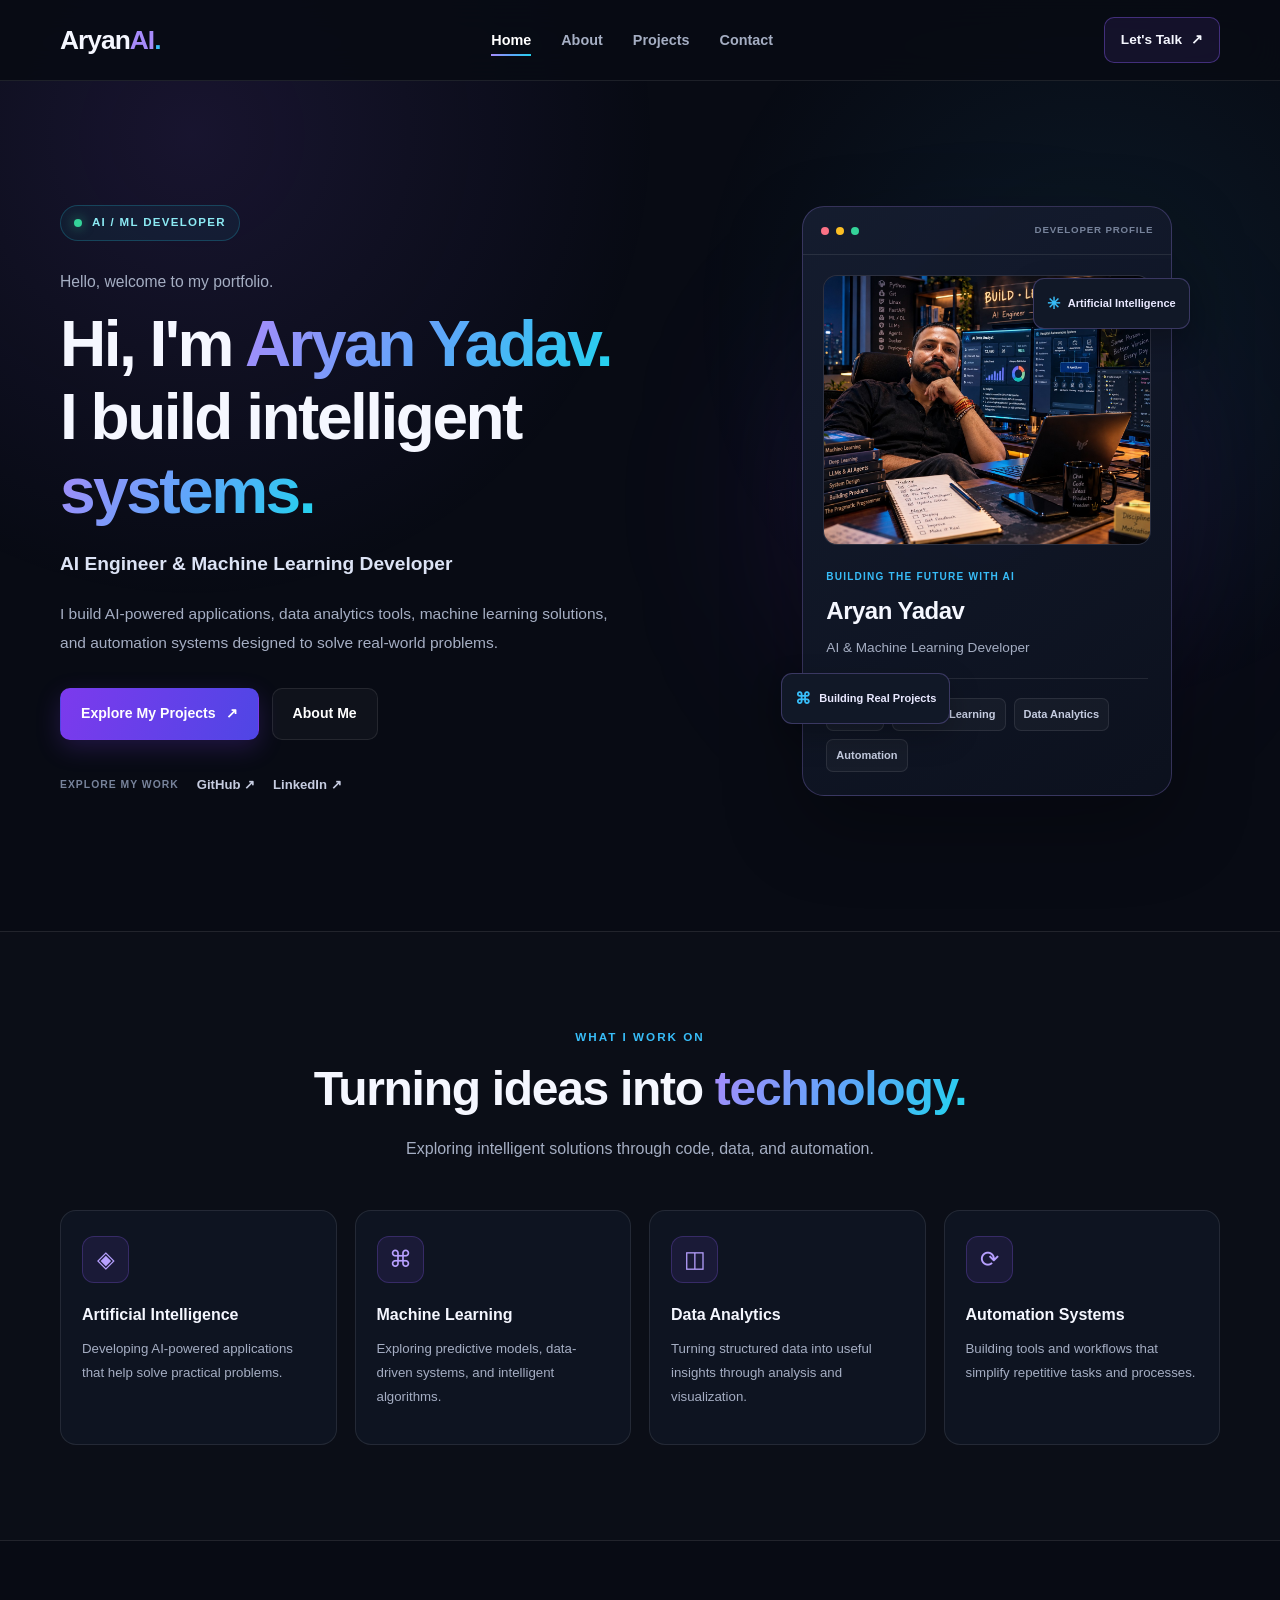
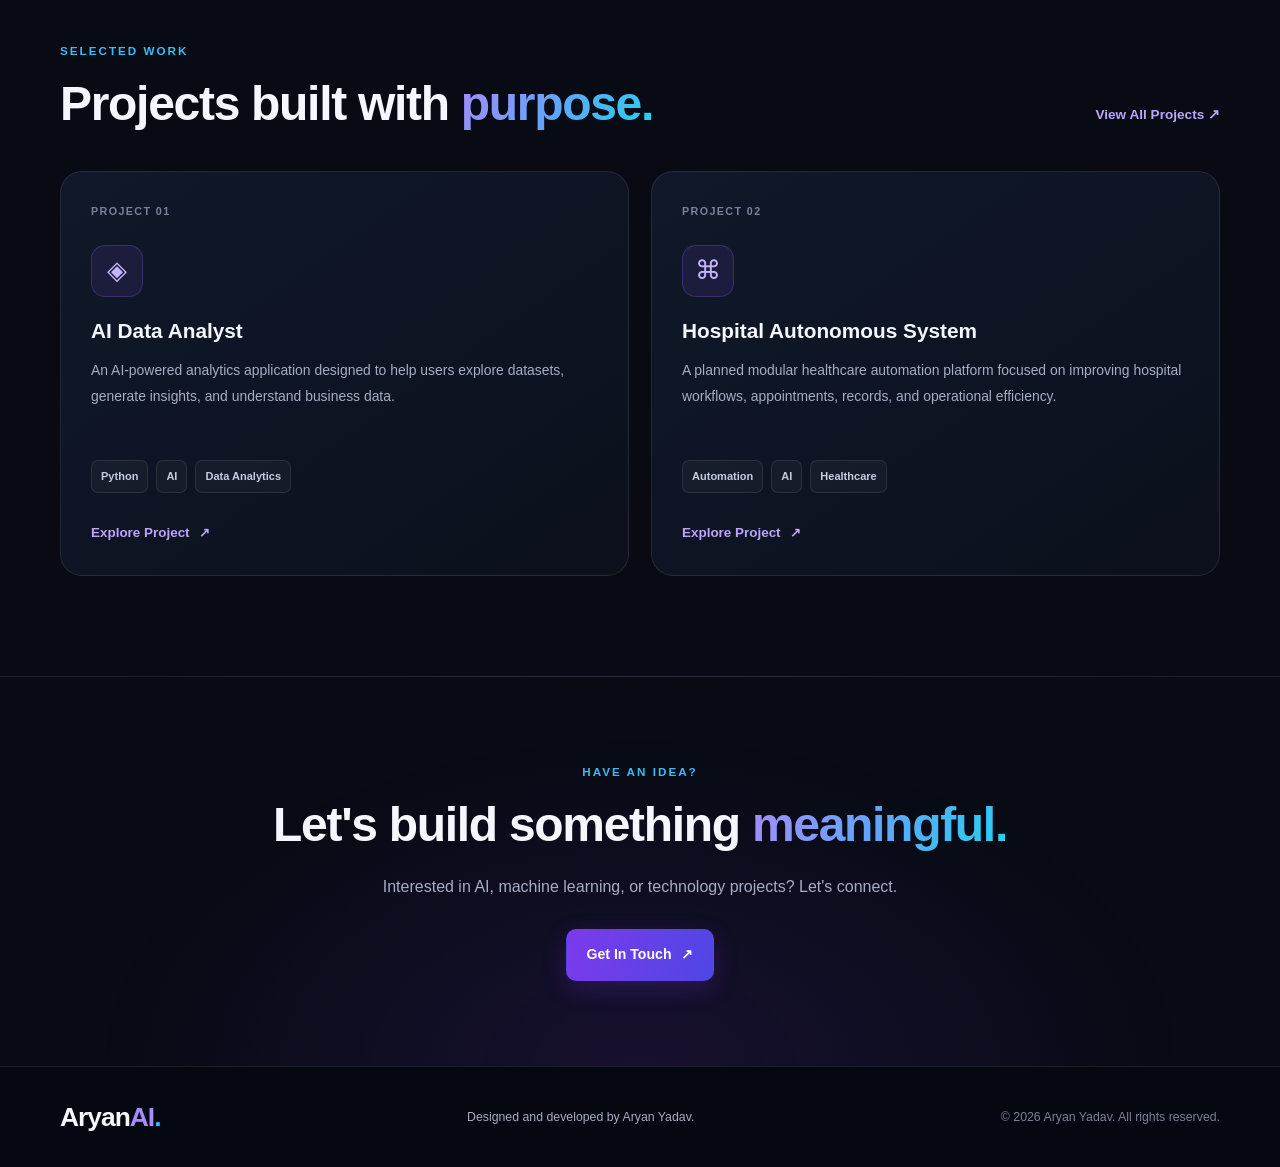
<file: index.html>
<!DOCTYPE html>
<html lang="en">

<head>
    <meta charset="UTF-8">

    <meta name="viewport" content="width=device-width, initial-scale=1.0">

    <meta name="description"
        content="Aryan Yadav is an AI and Machine Learning developer building intelligent applications, data analytics tools, and automation systems.">

    <meta name="theme-color" content="#080b14">

    <title>Aryan Yadav | AI Engineer & Developer</title>

    <link rel="stylesheet" href="css/style.css">
</head>

<body>

    <!-- HEADER -->

    <header class="site-header">

        <nav class="navbar container" aria-label="Main navigation">

            <a href="index.html" class="logo" aria-label="Aryan AI Home">
                Aryan<span>AI</span><span class="logo-dot">.</span>
            </a>

            <ul class="nav-links" id="nav-links">

                <li>
                    <a href="index.html"
                        class="nav-link active"
                        aria-current="page">
                        Home
                    </a>
                </li>

                <li>
                    <a href="about.html" class="nav-link">
                        About
                    </a>
                </li>

                <li>
                    <a href="project.html" class="nav-link">
                        Projects
                    </a>
                </li>

                <li>
                    <a href="contact.html" class="nav-link">
                        Contact
                    </a>
                </li>

            </ul>

            <a href="contact.html" class="nav-cta">
                Let's Talk <span aria-hidden="true">↗</span>
            </a>

            <button
                class="menu-toggle"
                id="menu-toggle"
                type="button"
                aria-label="Open navigation menu"
                aria-controls="nav-links"
                aria-expanded="false">

                <span></span>
                <span></span>
                <span></span>

            </button>

        </nav>

    </header>


    <!-- MAIN CONTENT -->

    <main>

        <!-- HERO SECTION -->

        <section class="hero container" id="home">

            <div class="hero-content">

                <div class="availability">
                    <span class="status-dot"></span>
                    AI / ML DEVELOPER
                </div>

                <p class="hero-intro">
                    Hello, welcome to my portfolio.
                </p>

                <h1>
                    Hi, I'm
                    <span class="gradient-text">Aryan Yadav.</span>

                    <br>

                    I build intelligent

                    <span class="gradient-text">systems.</span>
                </h1>

                <h2 class="hero-subtitle">
                    AI Engineer & Machine Learning Developer
                </h2>

                <p class="hero-description">
                    I build AI-powered applications, data analytics tools,
                    machine learning solutions, and automation systems
                    designed to solve real-world problems.
                </p>

                <div class="hero-actions">

                    <a href="project.html" class="btn btn-primary">
                        Explore My Projects
                        <span aria-hidden="true">↗</span>
                    </a>

                    <a href="about.html" class="btn btn-secondary">
                        About Me
                    </a>

                </div>


                <!-- SOCIAL LINKS -->

                <div class="hero-socials">

                    <span class="social-label">
                        EXPLORE MY WORK
                    </span>

                    <a
                        href="https://github.com/Aryan-tech-Yadav"
                        target="_blank"
                        rel="noopener noreferrer"
                        aria-label="Visit my GitHub profile">

                        GitHub <span aria-hidden="true">↗</span>

                    </a>

                    <a
                        href="https://www.linkedin.com/in/aryan-yadav-29623033b/"
                        target="_blank"
                        rel="noopener noreferrer"
                        aria-label="Visit my LinkedIn profile">

                        LinkedIn <span aria-hidden="true">↗</span>

                    </a>

                </div>

            </div>


            <!-- PROFILE CARD -->

            <div class="hero-visual">

                <div class="visual-glow"></div>

                <div class="profile-card">

                    <div class="profile-card-header">

                        <span class="window-dot"></span>
                        <span class="window-dot"></span>
                        <span class="window-dot"></span>

                        <span class="card-label">
                            DEVELOPER PROFILE
                        </span>

                    </div>


                    <!-- YOUR PHOTO -->

                    <div class="profile-image-wrapper">

                        <img
                            src="images/ChatGPT%20Image%20Oct%2013,%202026,%2004_26_31%20PM.png"
                            alt="Aryan Yadav, AI and Machine Learning Developer"
                            class="profile-image"
                            loading="eager">

                    </div>


                    <div class="profile-details">

                        <p class="profile-greeting">
                            BUILDING THE FUTURE WITH AI
                        </p>

                        <h3>Aryan Yadav</h3>

                        <p class="profile-role">
                            AI & Machine Learning Developer
                        </p>

                        <div class="profile-divider"></div>

                        <div class="profile-tech">

                            <span>Python</span>

                            <span>Machine Learning</span>

                            <span>Data Analytics</span>

                            <span>Automation</span>

                        </div>

                    </div>


                    <div class="floating-badge badge-top">
                        <span aria-hidden="true">✳</span>
                        Artificial Intelligence
                    </div>

                    <div class="floating-badge badge-bottom">
                        <span aria-hidden="true">⌘</span>
                        Building Real Projects
                    </div>

                </div>

            </div>

        </section>


        <!-- EXPERTISE SECTION -->

        <section class="expertise-section">

            <div class="container">

                <div class="section-heading">

                    <p class="section-eyebrow">
                        WHAT I WORK ON
                    </p>

                    <h2>
                        Turning ideas into
                        <span class="gradient-text">technology.</span>
                    </h2>

                    <p class="section-description">
                        Exploring intelligent solutions through code,
                        data, and automation.
                    </p>

                </div>


                <div class="expertise-grid">

                    <article class="expertise-card">

                        <div class="expertise-icon" aria-hidden="true">
                            ◈
                        </div>

                        <h3>Artificial Intelligence</h3>

                        <p>
                            Developing AI-powered applications that
                            help solve practical problems.
                        </p>

                    </article>


                    <article class="expertise-card">

                        <div class="expertise-icon" aria-hidden="true">
                            ⌘
                        </div>

                        <h3>Machine Learning</h3>

                        <p>
                            Exploring predictive models, data-driven
                            systems, and intelligent algorithms.
                        </p>

                    </article>


                    <article class="expertise-card">

                        <div class="expertise-icon" aria-hidden="true">
                            ◫
                        </div>

                        <h3>Data Analytics</h3>

                        <p>
                            Turning structured data into useful
                            insights through analysis and visualization.
                        </p>

                    </article>


                    <article class="expertise-card">

                        <div class="expertise-icon" aria-hidden="true">
                            ⟳
                        </div>

                        <h3>Automation Systems</h3>

                        <p>
                            Building tools and workflows that
                            simplify repetitive tasks and processes.
                        </p>

                    </article>

                </div>

            </div>

        </section>


        <!-- FEATURED PROJECTS -->

        <section
            class="featured-section container"
            id="featured-projects">

            <div class="featured-header">

                <div>

                    <p class="section-eyebrow">
                        SELECTED WORK
                    </p>

                    <h2>
                        Projects built with
                        <span class="gradient-text">purpose.</span>
                    </h2>

                </div>

                <a href="project.html" class="text-link">
                    View All Projects
                    <span aria-hidden="true">↗</span>
                </a>

            </div>


            <div class="featured-grid">

                <!-- PROJECT 1 -->

                <article class="project-card">

                    <div class="project-number">
                        PROJECT 01
                    </div>

                    <div class="project-icon" aria-hidden="true">
                        ◈
                    </div>

                    <h3>AI Data Analyst</h3>

                    <p>
                        An AI-powered analytics application designed
                        to help users explore datasets, generate insights,
                        and understand business data.
                    </p>

                    <div class="project-tags">
                        <span>Python</span>
                        <span>AI</span>
                        <span>Data Analytics</span>
                    </div>

                    <a href="project.html" class="project-link">
                        Explore Project
                        <span aria-hidden="true">↗</span>
                    </a>

                </article>


                <!-- PROJECT 2 -->

                <article class="project-card">

                    <div class="project-number">
                        PROJECT 02
                    </div>

                    <div class="project-icon" aria-hidden="true">
                        ⌘
                    </div>

                    <h3>Hospital Autonomous System</h3>

                    <p>
                        A planned modular healthcare automation platform
                        focused on improving hospital workflows,
                        appointments, records, and operational efficiency.
                    </p>

                    <div class="project-tags">
                        <span>Automation</span>
                        <span>AI</span>
                        <span>Healthcare</span>
                    </div>

                    <a href="project.html" class="project-link">
                        Explore Project
                        <span aria-hidden="true">↗</span>
                    </a>

                </article>

            </div>

        </section>


        <!-- CONTACT CALL TO ACTION -->

        <section class="contact-cta">

            <div class="container contact-cta-content">

                <p class="section-eyebrow">
                    HAVE AN IDEA?
                </p>

                <h2>
                    Let's build something
                    <span class="gradient-text">meaningful.</span>
                </h2>

                <p>
                    Interested in AI, machine learning, or technology
                    projects? Let's connect.
                </p>

                <a href="contact.html" class="btn btn-primary">
                    Get In Touch
                    <span aria-hidden="true">↗</span>
                </a>

            </div>

        </section>

    </main>


    <!-- FOOTER -->

    <footer class="site-footer">

        <div class="container footer-content">

            <a href="index.html" class="logo">
                Aryan<span>AI</span><span class="logo-dot">.</span>
            </a>

            <p>
                Designed and developed by Aryan Yadav.
            </p>

            <p class="copyright">
                &copy; <span id="current-year"></span>
                Aryan Yadav. All rights reserved.
            </p>

        </div>

    </footer>


    <!-- JAVASCRIPT -->

    <script src="js/script.js"></script>

    <script>
        // Automatically update the footer year.
        const yearElement = document.getElementById("current-year");

        if (yearElement) {
            yearElement.textContent = new Date().getFullYear();
        }
    </script>

</body>

</html>
</file>
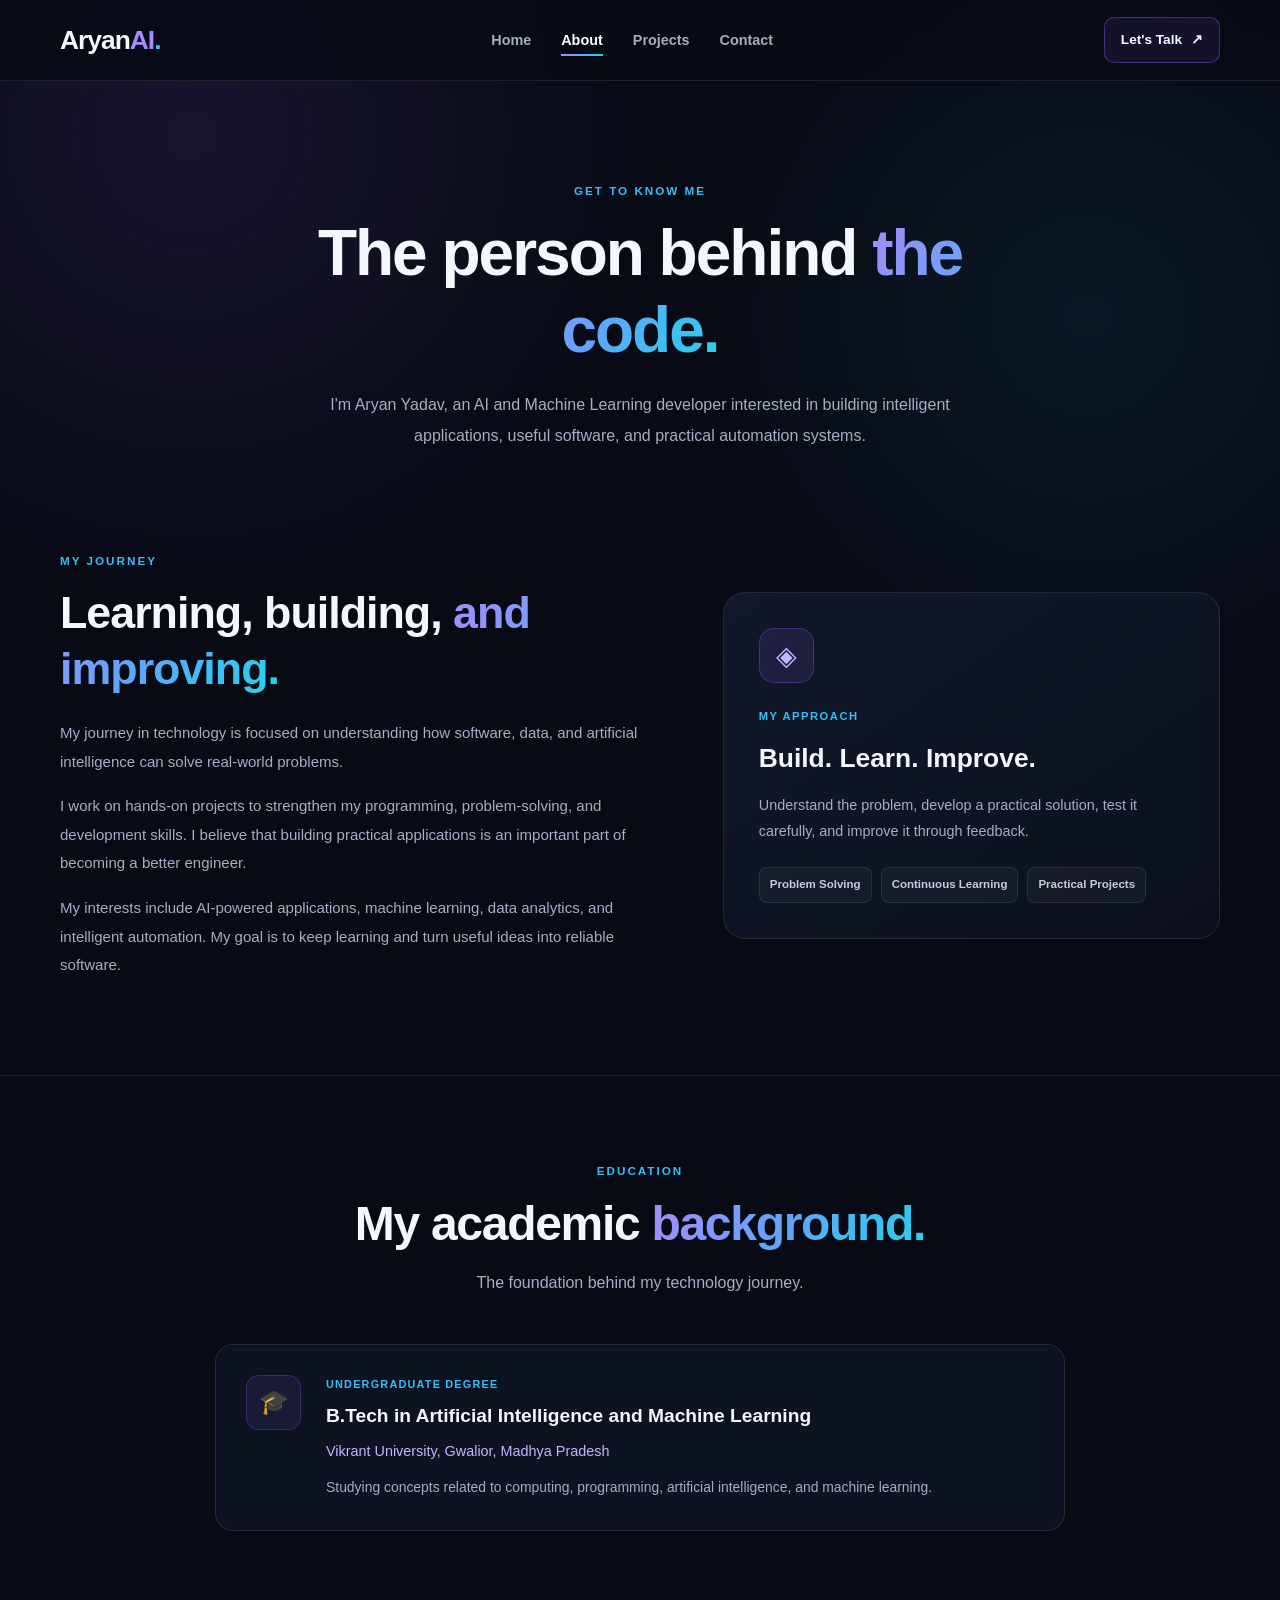
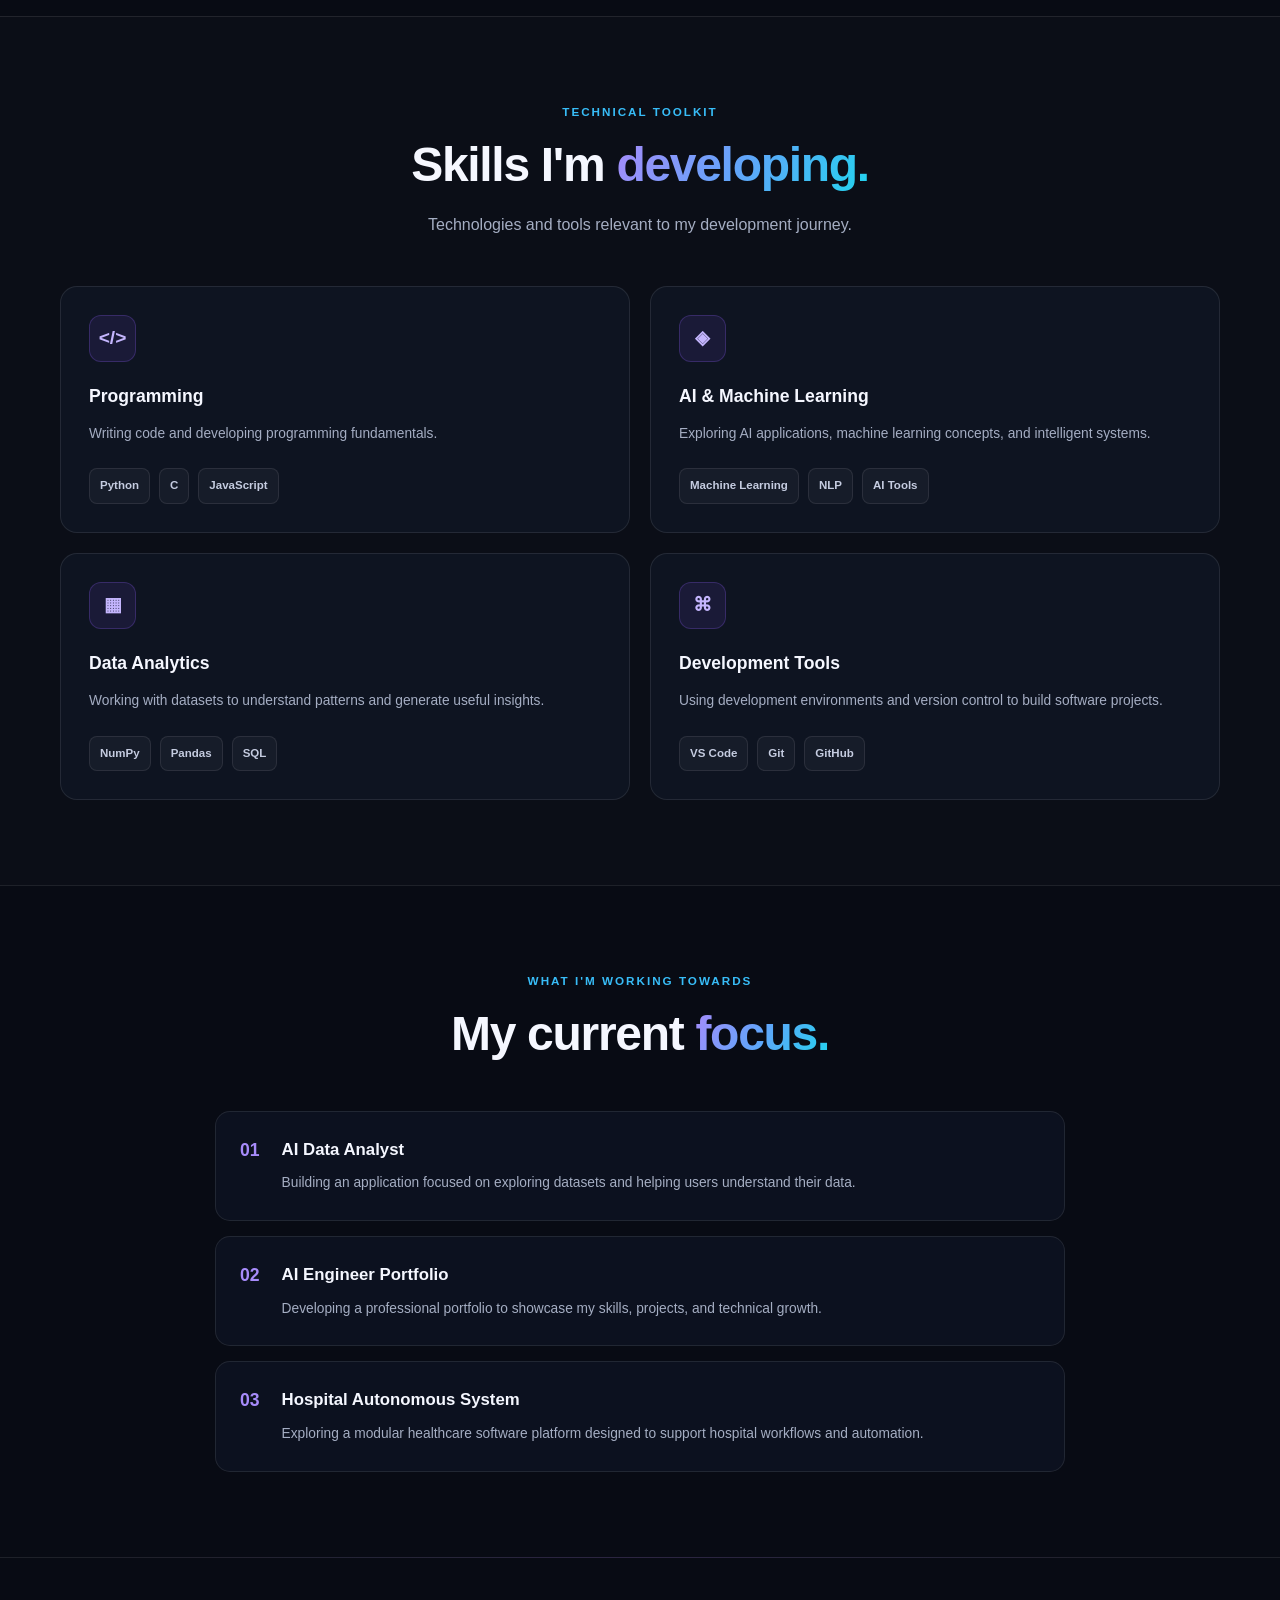
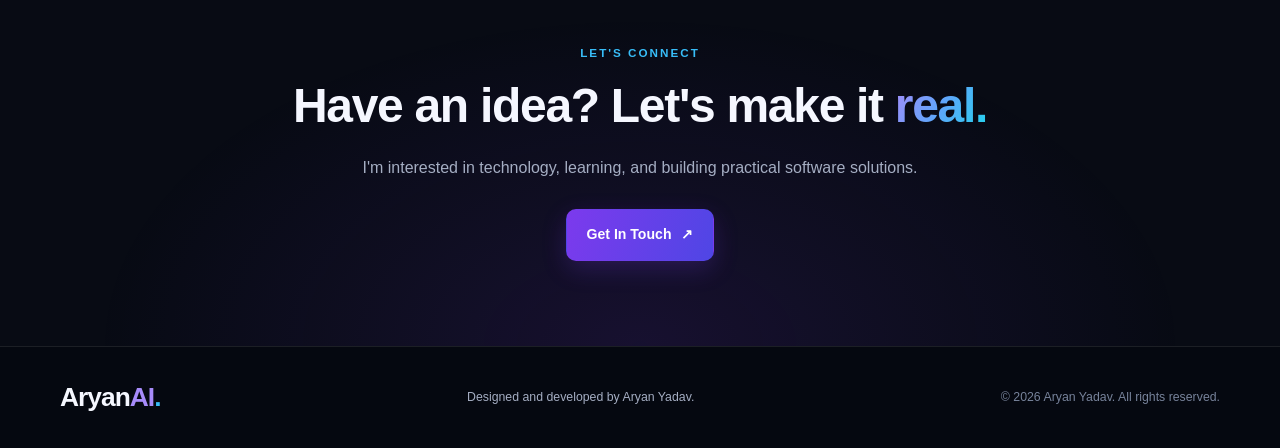
<file: about.html>
<!DOCTYPE html>
<html lang="en">

<head>
    <meta charset="UTF-8">
    <meta name="viewport" content="width=device-width, initial-scale=1.0">

    <meta name="description"
        content="Learn about Aryan Yadav, his AI and Machine Learning background, technical skills, and software development journey.">

    <meta name="theme-color" content="#080b14">

    <title>About Me | Aryan Yadav</title>

    <link rel="stylesheet" href="css/style.css">
</head>

<body>

    <!-- HEADER -->

    <header class="site-header">

        <nav class="navbar container" aria-label="Main navigation">

            <a href="index.html" class="logo">
                Aryan<span>AI</span><span class="logo-dot">.</span>
            </a>

            <ul class="nav-links" id="nav-links">

                <li>
                    <a href="index.html" class="nav-link">Home</a>
                </li>

                <li>
                    <a href="about.html"
                       class="nav-link active"
                       aria-current="page">About</a>
                </li>

                <li>
                    <a href="project.html" class="nav-link">Projects</a>
                </li>

                <li>
                    <a href="contact.html" class="nav-link">Contact</a>
                </li>

            </ul>

            <a href="contact.html" class="nav-cta">
                Let's Talk <span aria-hidden="true">↗</span>
            </a>

            <button
                class="menu-toggle"
                id="menu-toggle"
                type="button"
                aria-label="Open navigation menu"
                aria-controls="nav-links"
                aria-expanded="false">

                <span></span>
                <span></span>
                <span></span>

            </button>

        </nav>

    </header>


    <!-- MAIN CONTENT -->

    <main>

        <!-- ABOUT HERO -->

        <section class="about-hero container">

            <div class="about-heading">

                <p class="section-eyebrow">
                    GET TO KNOW ME
                </p>

                <h1>
                    The person behind
                    <span class="gradient-text">the code.</span>
                </h1>

                <p>
                    I'm Aryan Yadav, an AI and Machine Learning developer
                    interested in building intelligent applications,
                    useful software, and practical automation systems.
                </p>

            </div>

        </section>


        <!-- INTRODUCTION -->

        <section class="about-intro container">

            <div class="about-intro-content">

                <p class="section-eyebrow">
                    MY JOURNEY
                </p>

                <h2>
                    Learning, building,
                    <span class="gradient-text">and improving.</span>
                </h2>

                <p>
                    My journey in technology is focused on understanding
                    how software, data, and artificial intelligence can
                    solve real-world problems.
                </p>

                <p>
                    I work on hands-on projects to strengthen my
                    programming, problem-solving, and development skills.
                    I believe that building practical applications is
                    an important part of becoming a better engineer.
                </p>

                <p>
                    My interests include AI-powered applications,
                    machine learning, data analytics, and intelligent
                    automation. My goal is to keep learning and turn
                    useful ideas into reliable software.
                </p>

            </div>


            <div class="about-highlight-card">

                <div class="about-highlight-icon" aria-hidden="true">
                    ◈
                </div>

                <p class="about-highlight-label">
                    MY APPROACH
                </p>

                <h3>
                    Build. Learn. Improve.
                </h3>

                <p>
                    Understand the problem, develop a practical solution,
                    test it carefully, and improve it through feedback.
                </p>

                <div class="about-highlight-tags">

                    <span>Problem Solving</span>
                    <span>Continuous Learning</span>
                    <span>Practical Projects</span>

                </div>

            </div>

        </section>


        <!-- EDUCATION -->

        <section class="about-section">

            <div class="container">

                <div class="section-heading">

                    <p class="section-eyebrow">
                        EDUCATION
                    </p>

                    <h2>
                        My academic
                        <span class="gradient-text">background.</span>
                    </h2>

                    <p class="section-description">
                        The foundation behind my technology journey.
                    </p>

                </div>


                <article class="education-card">

                    <div class="education-icon" aria-hidden="true">
                        🎓
                    </div>

                    <div class="education-content">

                        <p class="education-label">
                            UNDERGRADUATE DEGREE
                        </p>

                        <h3>
                            B.Tech in Artificial Intelligence
                            and Machine Learning
                        </h3>

                        <p class="education-institute">
                            Vikrant University, Gwalior, Madhya Pradesh
                        </p>

                        <p class="education-description">
                            Studying concepts related to computing,
                            programming, artificial intelligence,
                            and machine learning.
                        </p>

                    </div>

                </article>

            </div>

        </section>


        <!-- TECHNICAL SKILLS -->

        <section class="about-section skills-section">

            <div class="container">

                <div class="section-heading">

                    <p class="section-eyebrow">
                        TECHNICAL TOOLKIT
                    </p>

                    <h2>
                        Skills I'm
                        <span class="gradient-text">developing.</span>
                    </h2>

                    <p class="section-description">
                        Technologies and tools relevant to my
                        development journey.
                    </p>

                </div>


                <div class="about-skills-grid">

                    <article class="about-skill-card">

                        <div class="about-skill-icon" aria-hidden="true">
                            &lt;/&gt;
                        </div>

                        <h3>Programming</h3>

                        <p>
                            Writing code and developing programming
                            fundamentals.
                        </p>

                        <div class="skill-tags">
                            <span>Python</span>
                            <span>C</span>
                            <span>JavaScript</span>
                        </div>

                    </article>


                    <article class="about-skill-card">

                        <div class="about-skill-icon" aria-hidden="true">
                            ◈
                        </div>

                        <h3>AI & Machine Learning</h3>

                        <p>
                            Exploring AI applications, machine learning
                            concepts, and intelligent systems.
                        </p>

                        <div class="skill-tags">
                            <span>Machine Learning</span>
                            <span>NLP</span>
                            <span>AI Tools</span>
                        </div>

                    </article>


                    <article class="about-skill-card">

                        <div class="about-skill-icon" aria-hidden="true">
                            ▦
                        </div>

                        <h3>Data Analytics</h3>

                        <p>
                            Working with datasets to understand patterns
                            and generate useful insights.
                        </p>

                        <div class="skill-tags">
                            <span>NumPy</span>
                            <span>Pandas</span>
                            <span>SQL</span>
                        </div>

                    </article>


                    <article class="about-skill-card">

                        <div class="about-skill-icon" aria-hidden="true">
                            ⌘
                        </div>

                        <h3>Development Tools</h3>

                        <p>
                            Using development environments and version
                            control to build software projects.
                        </p>

                        <div class="skill-tags">
                            <span>VS Code</span>
                            <span>Git</span>
                            <span>GitHub</span>
                        </div>

                    </article>

                </div>

            </div>

        </section>


        <!-- CURRENT FOCUS -->

        <section class="about-section">

            <div class="container">

                <div class="section-heading">

                    <p class="section-eyebrow">
                        WHAT I'M WORKING TOWARDS
                    </p>

                    <h2>
                        My current
                        <span class="gradient-text">focus.</span>
                    </h2>

                </div>


                <div class="focus-list">

                    <article class="focus-item">

                        <span class="focus-number">01</span>

                        <div>
                            <h3>AI Data Analyst</h3>

                            <p>
                                Building an application focused on
                                exploring datasets and helping users
                                understand their data.
                            </p>
                        </div>

                    </article>


                    <article class="focus-item">

                        <span class="focus-number">02</span>

                        <div>
                            <h3>AI Engineer Portfolio</h3>

                            <p>
                                Developing a professional portfolio
                                to showcase my skills, projects,
                                and technical growth.
                            </p>
                        </div>

                    </article>


                    <article class="focus-item">

                        <span class="focus-number">03</span>

                        <div>
                            <h3>Hospital Autonomous System</h3>

                            <p>
                                Exploring a modular healthcare
                                software platform designed to support
                                hospital workflows and automation.
                            </p>
                        </div>

                    </article>

                </div>

            </div>

        </section>


        <!-- CONTACT CTA -->

        <section class="contact-cta">

            <div class="container contact-cta-content">

                <p class="section-eyebrow">
                    LET'S CONNECT
                </p>

                <h2>
                    Have an idea?
                    Let's make it
                    <span class="gradient-text">real.</span>
                </h2>

                <p>
                    I'm interested in technology, learning,
                    and building practical software solutions.
                </p>

                <a href="contact.html" class="btn btn-primary">
                    Get In Touch <span aria-hidden="true">↗</span>
                </a>

            </div>

        </section>

    </main>


    <!-- FOOTER -->

    <footer class="site-footer">

        <div class="container footer-content">

            <a href="index.html" class="logo">
                Aryan<span>AI</span><span class="logo-dot">.</span>
            </a>

            <p>
                Designed and developed by Aryan Yadav.
            </p>

            <p class="copyright">
                &copy; <span id="current-year">2026</span>
                Aryan Yadav. All rights reserved.
            </p>

        </div>

    </footer>


    <script src="js/script.js"></script>

</body>

</html>
</file>
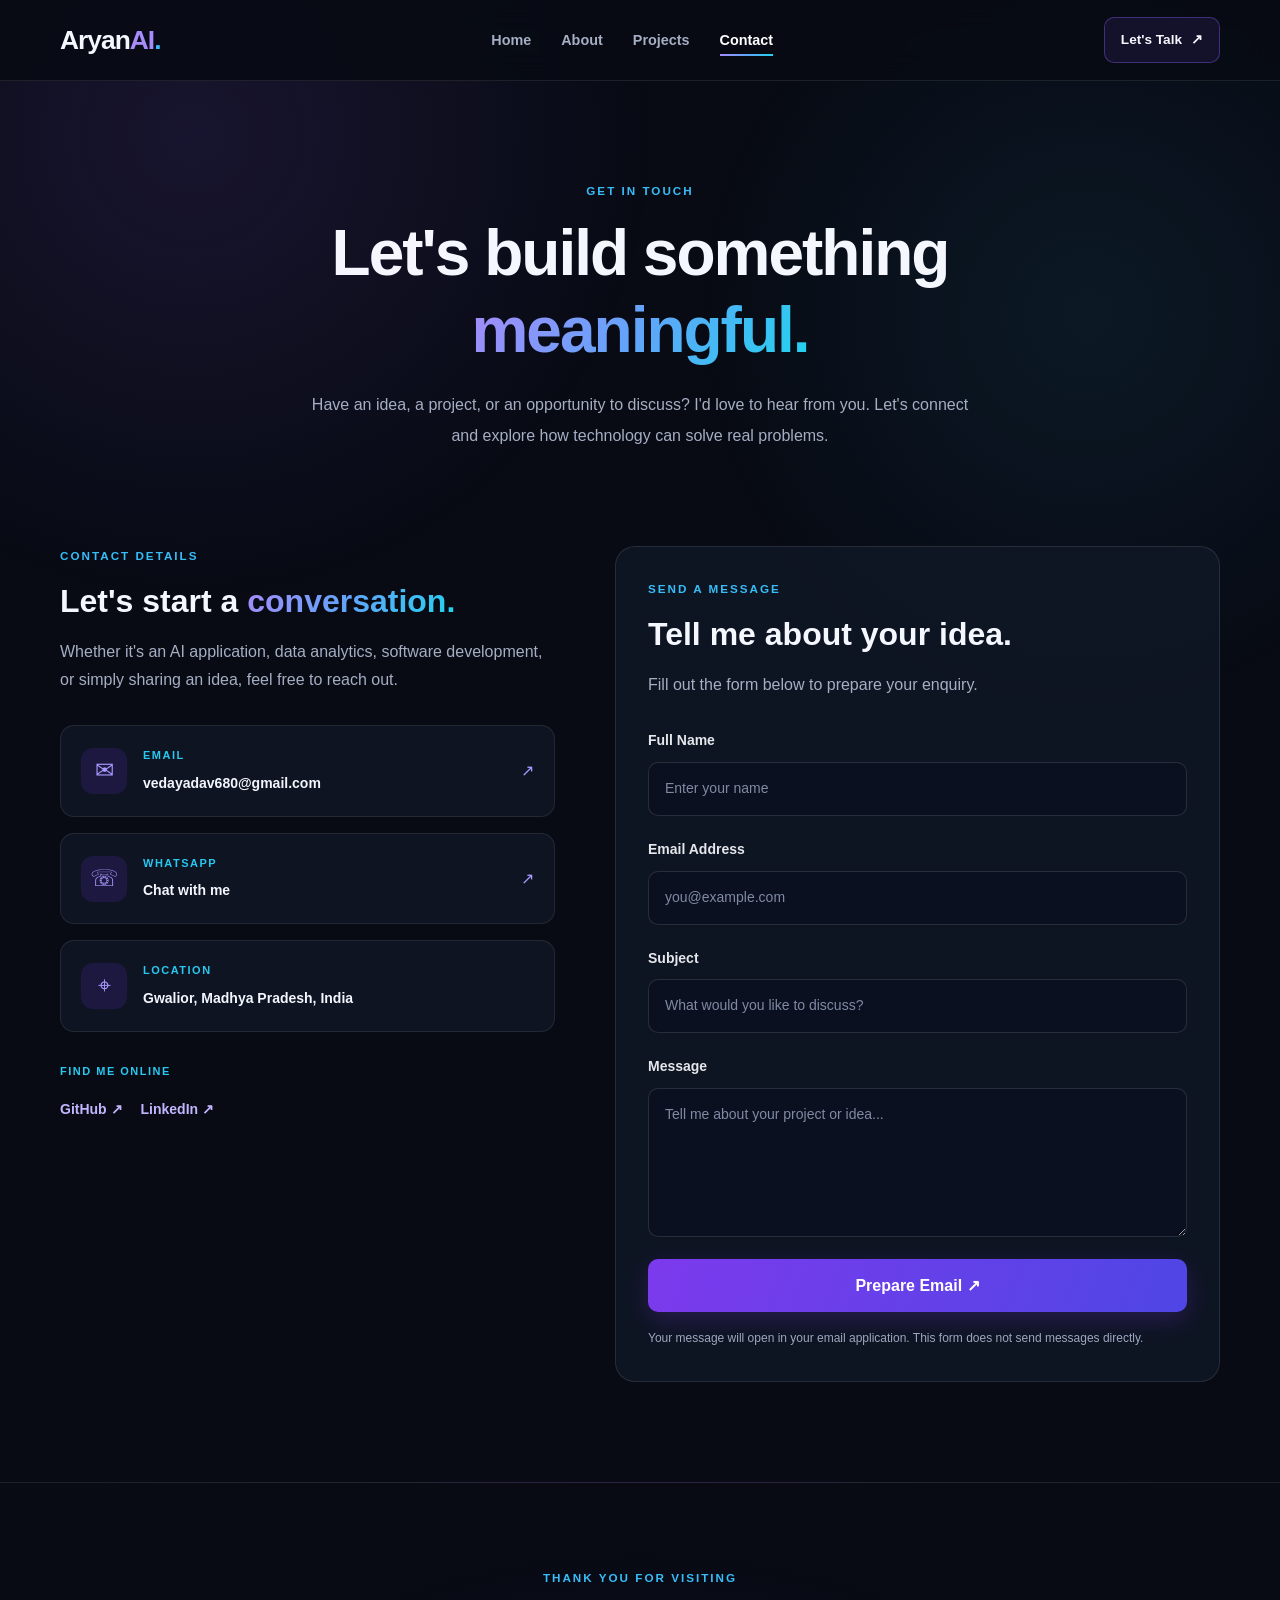
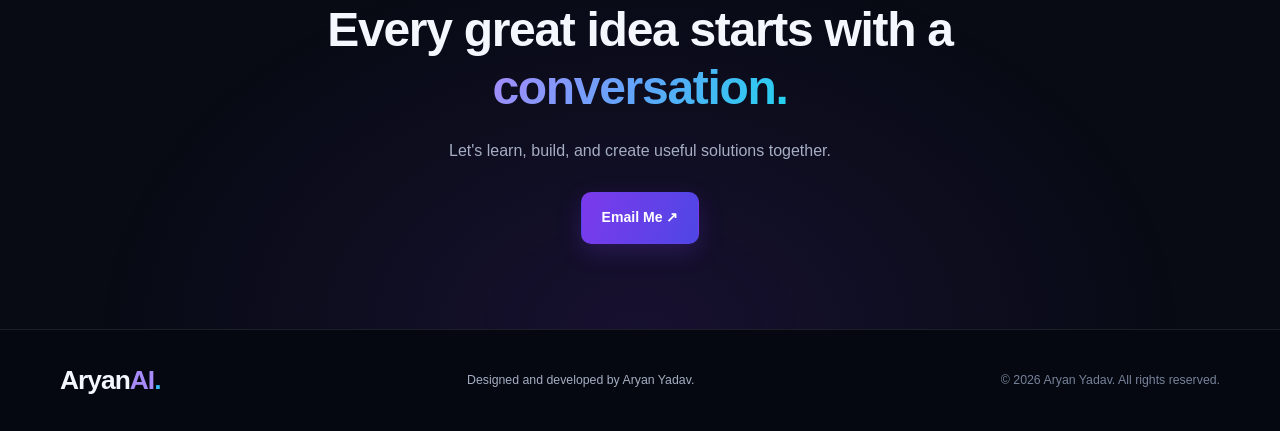
<file: contact.html>
<!DOCTYPE html>
<html lang="en">

<head>
    <meta charset="UTF-8">
    <meta name="viewport" content="width=device-width, initial-scale=1.0">

    <meta name="description"
        content="Contact Aryan Yadav for AI development, machine learning, data analytics, and software projects.">

    <meta name="theme-color" content="#080b14">

    <title>Contact | Aryan Yadav</title>

    <link rel="stylesheet" href="css/style.css">
</head>

<body>

    <!-- HEADER -->
    <header class="site-header">
        <nav class="navbar container" aria-label="Main navigation">

            <a href="index.html" class="logo">
                Aryan<span>AI</span><span class="logo-dot">.</span>
            </a>

            <ul class="nav-links" id="nav-links">
                <li><a href="index.html" class="nav-link">Home</a></li>
                <li><a href="about.html" class="nav-link">About</a></li>
                <li><a href="project.html" class="nav-link">Projects</a></li>
                <li>
                    <a href="contact.html" class="nav-link active"
                       aria-current="page">Contact</a>
                </li>
            </ul>

            <a href="#contact-form" class="nav-cta">
                Let's Talk <span aria-hidden="true">↗</span>
            </a>

            <button
                class="menu-toggle"
                id="menu-toggle"
                type="button"
                aria-label="Open navigation menu"
                aria-controls="nav-links"
                aria-expanded="false">

                <span></span>
                <span></span>
                <span></span>

            </button>

        </nav>
    </header>

    <main>

        <!-- CONTACT HERO -->
        <section class="about-hero container">

            <div class="about-heading">

                <p class="section-eyebrow">GET IN TOUCH</p>

                <h1>
                    Let's build something
                    <span class="gradient-text">meaningful.</span>
                </h1>

                <p>
                    Have an idea, a project, or an opportunity to discuss?
                    I'd love to hear from you. Let's connect and explore
                    how technology can solve real problems.
                </p>

            </div>

        </section>

        <!-- CONTACT SECTION -->
        <section class="contact-section">
            <div class="container contact-layout">

                <!-- LEFT: CONTACT DETAILS -->
                <div class="contact-info">

                    <p class="section-eyebrow">CONTACT DETAILS</p>

                    <h2>
                        Let's start a
                        <span class="gradient-text">conversation.</span>
                    </h2>

                    <p class="contact-description">
                        Whether it's an AI application, data analytics,
                        software development, or simply sharing an idea,
                        feel free to reach out.
                    </p>

                    <!-- EMAIL -->
                    <a
                        class="contact-card"
                        href="mailto:vedayadav680@gmail.com">

                        <span class="contact-icon" aria-hidden="true">✉</span>

                        <span class="contact-card-text">
                            <span class="contact-label">EMAIL</span>
                            <strong>vedayadav680@gmail.com</strong>
                        </span>

                        <span class="contact-arrow" aria-hidden="true">↗</span>

                    </a>

                    <!-- WHATSAPP -->
                    <a
                        class="contact-card"
                        href="https://wa.me/916266110136"
                        target="_blank"
                        rel="noopener noreferrer">

                        <span class="contact-icon" aria-hidden="true">☏</span>

                        <span class="contact-card-text">
                            <span class="contact-label">WHATSAPP</span>
                            <strong>Chat with me</strong>
                        </span>

                        <span class="contact-arrow" aria-hidden="true">↗</span>

                    </a>

                    <!-- LOCATION -->
                    <div class="contact-card">

                        <span class="contact-icon" aria-hidden="true">⌖</span>

                        <span class="contact-card-text">
                            <span class="contact-label">LOCATION</span>
                            <strong>Gwalior, Madhya Pradesh, India</strong>
                        </span>

                    </div>

                    <!-- SOCIAL LINKS -->
                    <div class="social-links">

                        <p class="contact-label">FIND ME ONLINE</p>

                        <!-- Replace # with your actual profile URLs -->
                        <a
                            href="https://github.com/Aryan-tech-Yadav"
                            target="_blank"
                            rel="noopener noreferrer">
                            GitHub ↗
                        </a>

                        
                        <a
                            href="https://www.linkedin.com/in/aryan-yadav-29623033b/"
                            target="_blank"
                            rel="noopener noreferrer"
                            aria-label="Visit Aryan Yadav's LinkedIn profile">
                            LinkedIn ↗
                        </a>


                    </div>

                </div>

                <!-- RIGHT: CONTACT FORM -->
                <div class="contact-form-card" id="contact-form">

                    <p class="section-eyebrow">SEND A MESSAGE</p>

                    <h2>Tell me about your idea.</h2>

                    <p class="form-description">
                        Fill out the form below to prepare your enquiry.
                    </p>

                    <form id="contactForm">

                        <div class="form-group">
                            <label for="name">Full Name</label>

                            <input
                                type="text"
                                id="name"
                                name="name"
                                placeholder="Enter your name"
                                autocomplete="name"
                                required>
                        </div>

                        <div class="form-group">
                            <label for="email">Email Address</label>

                            <input
                                type="email"
                                id="email"
                                name="email"
                                placeholder="you@example.com"
                                autocomplete="email"
                                required>
                        </div>

                        <div class="form-group">
                            <label for="subject">Subject</label>

                            <input
                                type="text"
                                id="subject"
                                name="subject"
                                placeholder="What would you like to discuss?"
                                required>
                        </div>

                        <div class="form-group">
                            <label for="message">Message</label>

                            <textarea
                                id="message"
                                name="message"
                                rows="5"
                                placeholder="Tell me about your project or idea..."
                                required></textarea>
                        </div>

                        <button
                            type="submit"
                            class="btn btn-primary form-submit">
                            Prepare Email ↗
                        </button>

                        <p class="form-note" id="formNote" aria-live="polite">
                            Your message will open in your email application.
                            This form does not send messages directly.
                        </p>

                    </form>

                </div>

            </div>
        </section>

        <!-- BOTTOM CTA -->
        <section class="contact-cta">
            <div class="container contact-cta-content">

                <p class="section-eyebrow">THANK YOU FOR VISITING</p>

                <h2>
                    Every great idea starts with a
                    <span class="gradient-text">conversation.</span>
                </h2>

                <p>
                    Let's learn, build, and create useful solutions together.
                </p>

                <a
                    href="mailto:vedayadav680@gmail.com"
                    class="btn btn-primary">
                    Email Me ↗
                </a>

            </div>
        </section>

    </main>

    <!-- FOOTER -->
    <footer class="site-footer">
        <div class="container footer-content">

            <a href="index.html" class="logo">
                Aryan<span>AI</span><span class="logo-dot">.</span>
            </a>

            <p>Designed and developed by Aryan Yadav.</p>

            <p class="copyright">
                &copy; <span id="current-year">2026</span>
                Aryan Yadav. All rights reserved.
            </p>

        </div>
    </footer>

    <script src="js/script.js"></script>

    <!-- CONTACT FORM EMAIL HANDLER -->
    <script>
        const contactForm = document.getElementById("contactForm");
        const formNote = document.getElementById("formNote");

        contactForm.addEventListener("submit", function (event) {
            event.preventDefault();

            const name = document.getElementById("name").value.trim();
            const email = document.getElementById("email").value.trim();
            const subject = document.getElementById("subject").value.trim();
            const message = document.getElementById("message").value.trim();

            if (!name || !email || !subject || !message) {
                formNote.textContent = "Please complete all fields.";
                return;
            }

            const recipient = "vedayadav680@gmail.com";

            const emailSubject = encodeURIComponent(subject);

            const emailBody = encodeURIComponent(
                "Name: " + name + "\n" +
                "Email: " + email + "\n\n" +
                "Message:\n" + message
            );

            window.location.href =
                "mailto:" + recipient +
                "?subject=" + emailSubject +
                "&body=" + emailBody;

            formNote.textContent =
                "Your email application should open with the message prepared. Please send it from there.";
        });
    </script>

</body>
</html>
</file>
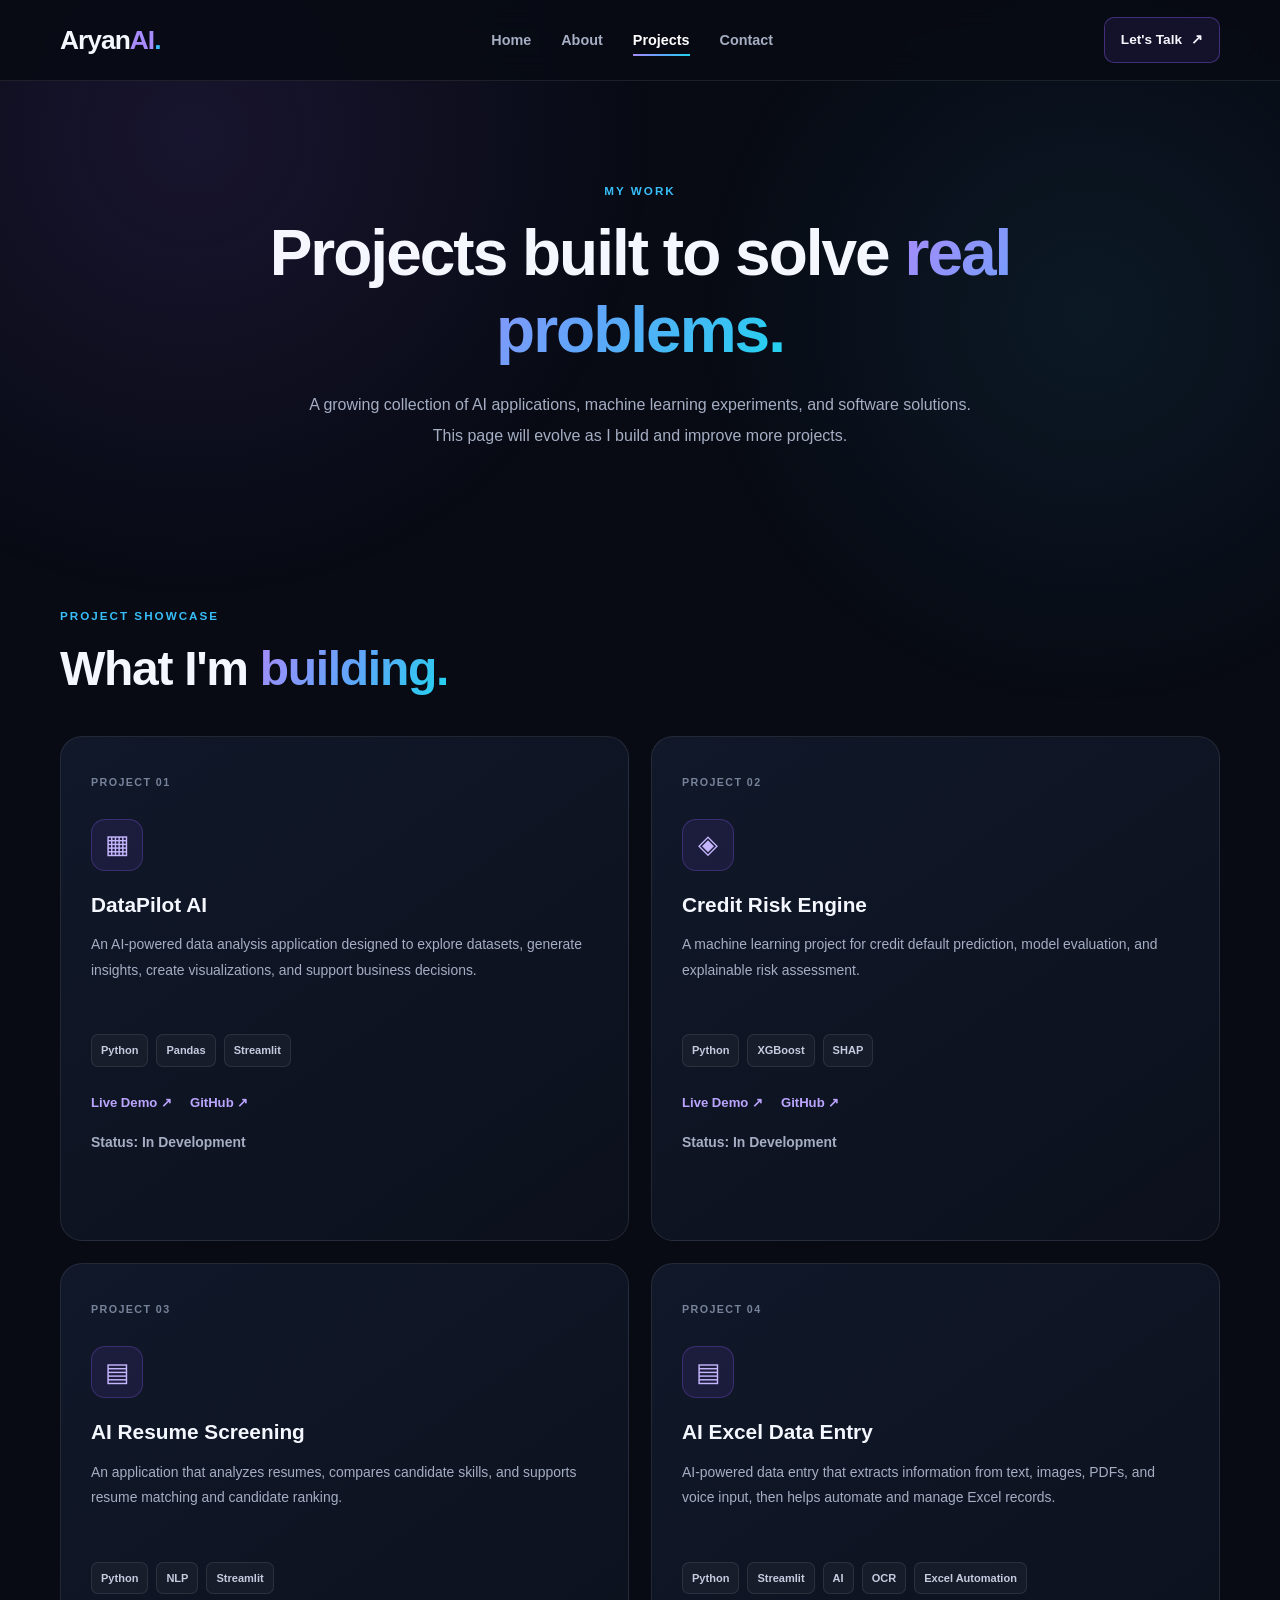
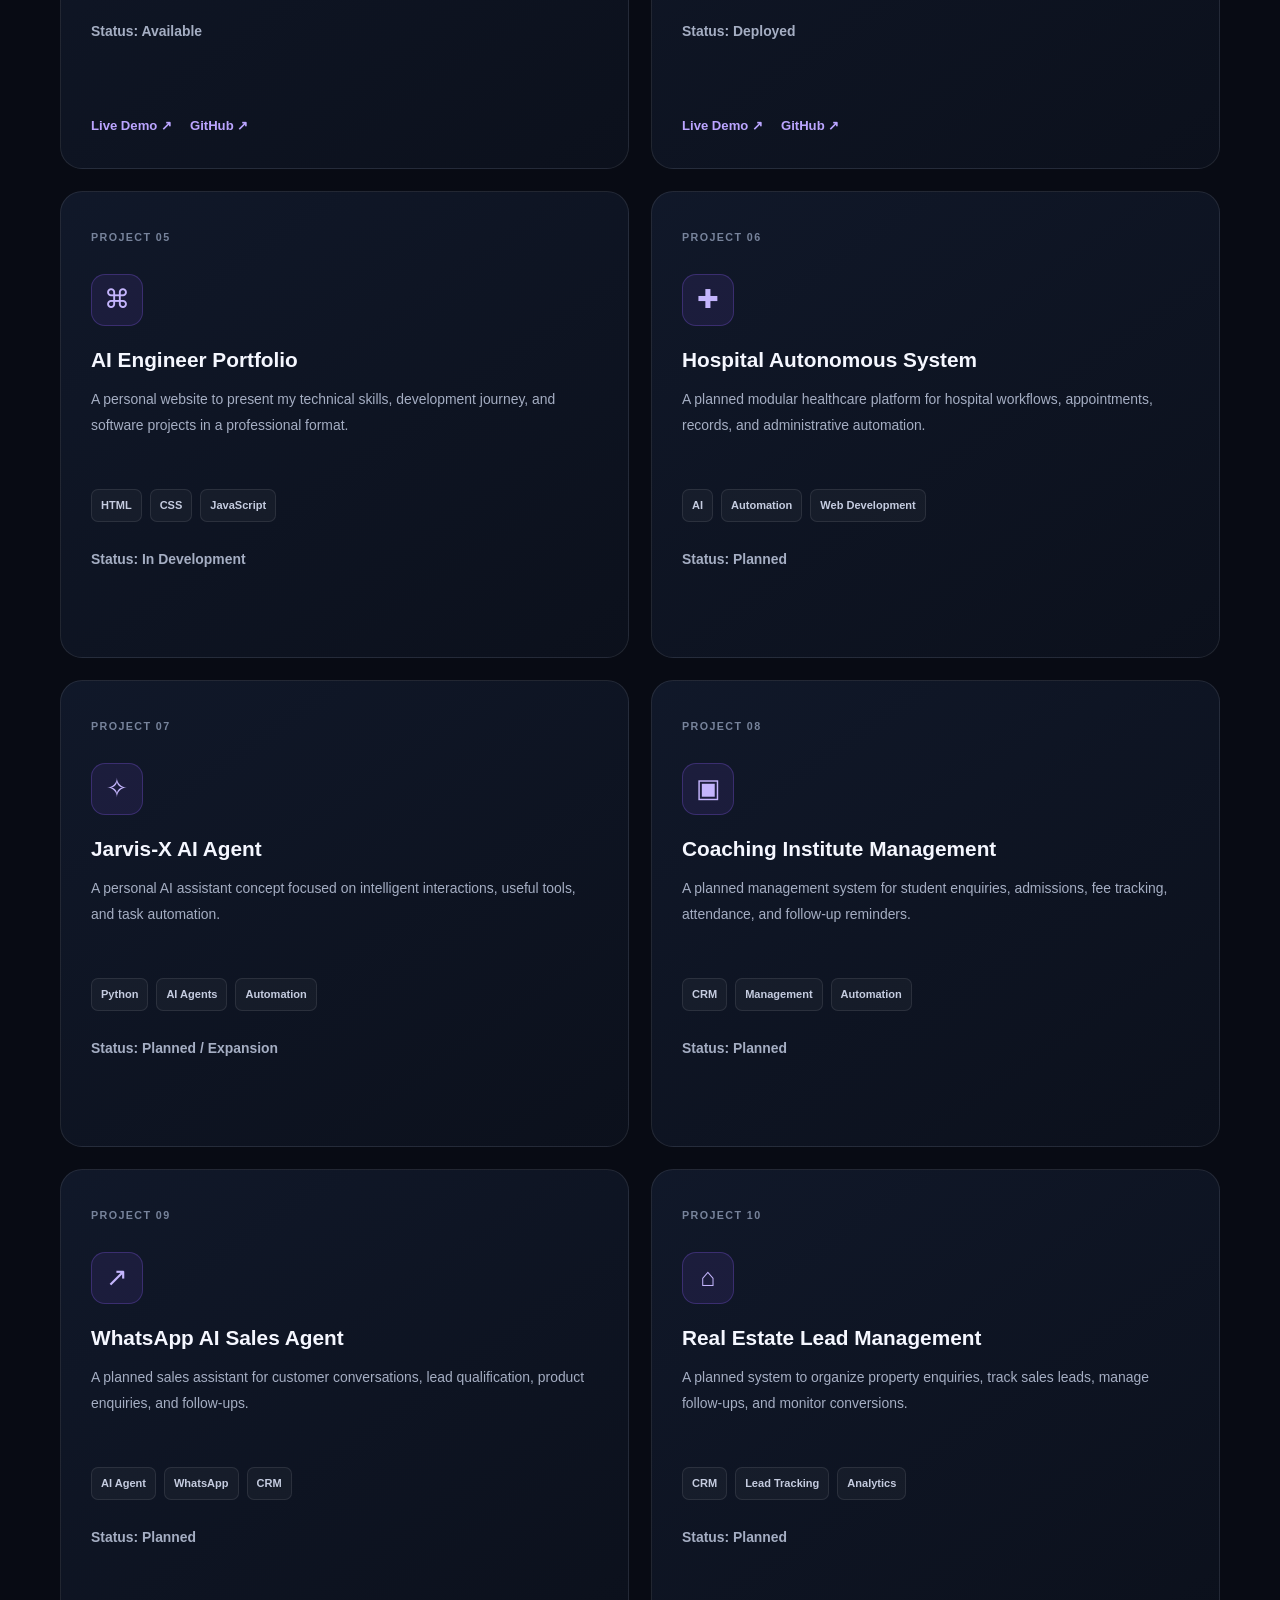
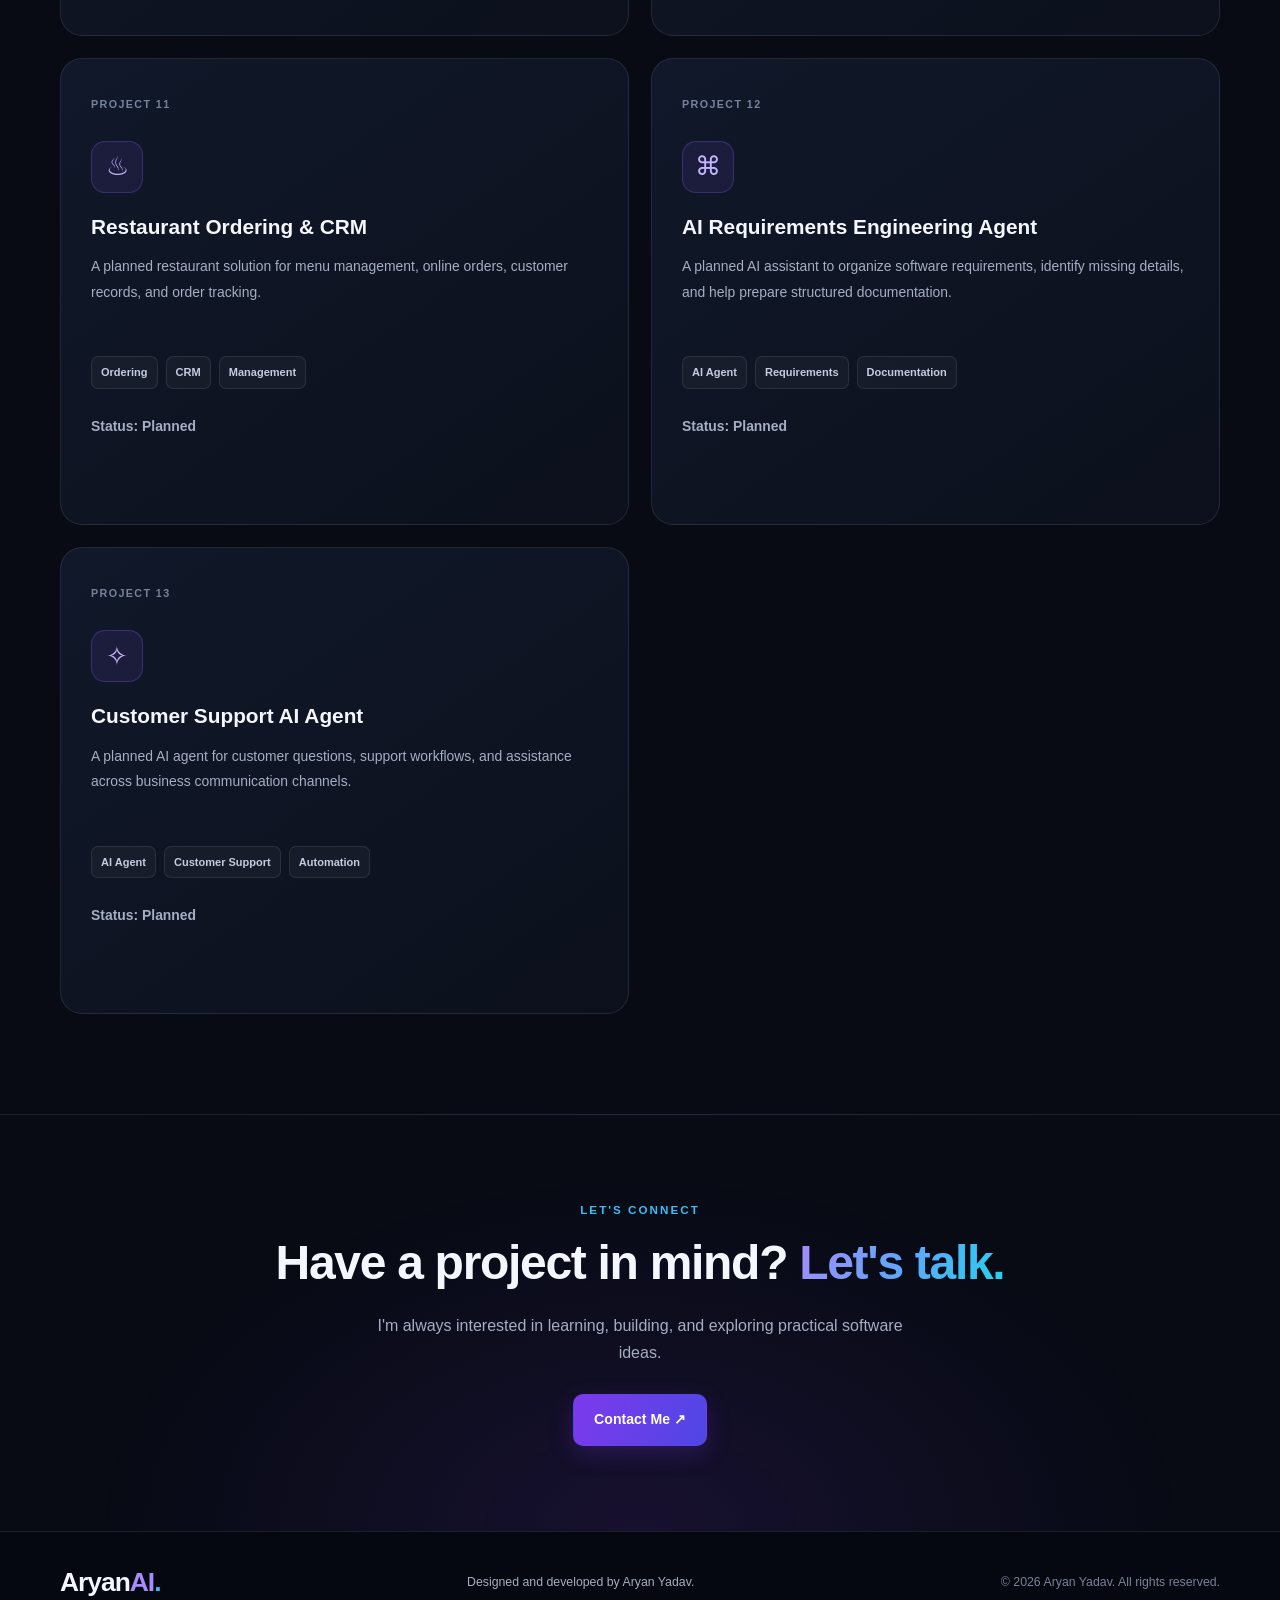
<file: project.html>
<!DOCTYPE html>
<html lang="en">

<head>
    <meta charset="UTF-8">
    <meta name="viewport" content="width=device-width, initial-scale=1.0">

    <meta name="description"
        content="Explore Aryan Yadav's AI, machine learning, data analytics, and software development projects.">

    <meta name="theme-color" content="#080b14">

    <title>Projects | Aryan Yadav</title>

    <link rel="stylesheet" href="css/style.css">
</head>

<body>

    <!-- HEADER -->
    <header class="site-header">
        <nav class="navbar container" aria-label="Main navigation">

            <a href="index.html" class="logo">
                Aryan<span>AI</span><span class="logo-dot">.</span>
            </a>

            <ul class="nav-links" id="nav-links">
                <li><a href="index.html" class="nav-link">Home</a></li>
                <li><a href="about.html" class="nav-link">About</a></li>
                <li>
                    <a href="project.html" class="nav-link active"
                       aria-current="page">Projects</a>
                </li>
                <li><a href="contact.html" class="nav-link">Contact</a></li>
            </ul>

            <a href="contact.html" class="nav-cta">
                Let's Talk <span aria-hidden="true">↗</span>
            </a>

            <button
                class="menu-toggle"
                id="menu-toggle"
                type="button"
                aria-label="Open navigation menu"
                aria-controls="nav-links"
                aria-expanded="false">
                <span></span>
                <span></span>
                <span></span>
            </button>

        </nav>
    </header>

    <main>

        <!-- PROJECTS INTRO -->
        <section class="about-hero container">

            <div class="about-heading">

                <p class="section-eyebrow">MY WORK</p>

                <h1>
                    Projects built to solve
                    <span class="gradient-text">real problems.</span>
                </h1>

                <p>
                    A growing collection of AI applications, machine
                    learning experiments, and software solutions.
                    This page will evolve as I build and improve
                    more projects.
                </p>

            </div>

        </section>

        <!-- PROJECTS GRID -->
        <section class="featured-section">
            <div class="container">

                <div class="featured-header">
                    <div>
                        <p class="section-eyebrow">PROJECT SHOWCASE</p>
                        <h2>What I'm <span class="gradient-text">building.</span></h2>
                    </div>
                </div>

                <div class="featured-grid">

                    <!-- 01: AI DATA ANALYST -->
                    <article class="project-card">
                        <span class="project-number">PROJECT 01</span>
                        <div class="project-icon" aria-hidden="true">▦</div>

                        <h3>DataPilot AI</h3>

                        <p>
                            An AI-powered data analysis application designed
                            to explore datasets, generate insights, create
                            visualizations, and support business decisions.
                        </p>

                        <div class="project-tags">
                            <span>Python</span>
                            <span>Pandas</span>
                            <span>Streamlit</span>
                        </div>


                        <div class="project-actions">
                            <a class="project-link" href="https://datapilot-ai-aryan.streamlit.app/" target="_blank" rel="noopener noreferrer">Live Demo ↗</a>
                            <a class="project-link" href="https://github.com/Aryan-tech-Yadav/autonomous-ai-data-analyst" target="_blank" rel="noopener noreferrer">GitHub ↗</a>
                        </div>
                        <p class="project-status">Status: In Development</p>
                    </article>

                    <!-- 02: CREDIT RISK ENGINE -->
                    <article class="project-card">
                        <span class="project-number">PROJECT 02</span>
                        <div class="project-icon" aria-hidden="true">◈</div>

                        <h3>Credit Risk Engine</h3>

                        <p>
                            A machine learning project for credit default
                            prediction, model evaluation, and explainable
                            risk assessment.
                        </p>

                        <div class="project-tags">
                            <span>Python</span>
                            <span>XGBoost</span>
                            <span>SHAP</span>
                        </div>


                        <div class="project-actions">
                            <a class="project-link" href="https://credit-risk-engine-developed-by-aryan-yadav.streamlit.app/" target="_blank" rel="noopener noreferrer">Live Demo ↗</a>
                            <a class="project-link" href="https://github.com/Aryan-tech-Yadav/credit-risk-engine" target="_blank" rel="noopener noreferrer">GitHub ↗</a>
                        </div>
                        <p class="project-status">Status: In Development</p>
                    </article>

                    <!-- 03: RESUME SCREENING -->
                    <article class="project-card">
                        <span class="project-number">PROJECT 03</span>
                        <div class="project-icon" aria-hidden="true">▤</div>

                        <h3>AI Resume Screening</h3>

                        <p>
                            An application that analyzes resumes, compares
                            candidate skills, and supports resume matching
                            and candidate ranking.
                        </p>

                        <div class="project-tags">
                            <span>Python</span>
                            <span>NLP</span>
                            <span>Streamlit</span>
                        </div>

                        <p class="project-status">Status: Available</p>

                        <div class="project-actions">
                            <a
                                class="project-link"
                                href="https://resume-screening-ai-aryan2005.streamlit.app/"
                                target="_blank"
                                rel="noopener noreferrer">
                                Live Demo ↗
                            </a>

                            <a
                                class="project-link"
                                href="https://github.com/Aryan-tech-Yadav/resume-screening-ai"
                                target="_blank"
                                rel="noopener noreferrer">
                                GitHub ↗
                            </a>
                        </div>
                    </article>

                    <!-- 04: AI EXCEL DATA ENTRY -->
<article class="project-card">
    <span class="project-number">PROJECT 04</span>
    <div class="project-icon" aria-hidden="true">▤</div>
    <h3>AI Excel Data Entry</h3>
    <p>AI-powered data entry that extracts information from text, images, PDFs, and voice input, then helps automate and manage Excel records.</p>
    <div class="project-tags">
        <span>Python</span>
        <span>Streamlit</span>
        <span>AI</span>
        <span>OCR</span>
        <span>Excel Automation</span>
    </div>
    <p class="project-status">Status: Deployed</p>
    <div class="project-actions">
        <a class="project-link" href="https://ai-excel-entry-aryan-ai.streamlit.app/" target="_blank" rel="noopener noreferrer">Live Demo ↗</a>
        <a class="project-link" href="https://github.com/Aryan-tech-Yadav/ai-excel-entry" target="_blank" rel="noopener noreferrer">GitHub ↗</a>
    </div>
</article>

<!-- 04: AI PORTFOLIO -->
                    <article class="project-card">
                        <span class="project-number">PROJECT 05</span>
                        <div class="project-icon" aria-hidden="true">⌘</div>

                        <h3>AI Engineer Portfolio</h3>

                        <p>
                            A personal website to present my technical
                            skills, development journey, and software
                            projects in a professional format.
                        </p>

                        <div class="project-tags">
                            <span>HTML</span>
                            <span>CSS</span>
                            <span>JavaScript</span>
                        </div>

                        <p class="project-status">Status: In Development</p>
                    </article>

                    <!-- 05: HOSPITAL SYSTEM -->
                    <article class="project-card">
                        <span class="project-number">PROJECT 06</span>
                        <div class="project-icon" aria-hidden="true">✚</div>

                        <h3>Hospital Autonomous System</h3>

                        <p>
                            A planned modular healthcare platform for
                            hospital workflows, appointments, records,
                            and administrative automation.
                        </p>

                        <div class="project-tags">
                            <span>AI</span>
                            <span>Automation</span>
                            <span>Web Development</span>
                        </div>

                        <p class="project-status">Status: Planned</p>
                    </article>

                    <!-- 06: JARVIS-X -->
                    <article class="project-card">
                        <span class="project-number">PROJECT 07</span>
                        <div class="project-icon" aria-hidden="true">✧</div>

                        <h3>Jarvis-X AI Agent</h3>

                        <p>
                            A personal AI assistant concept focused on
                            intelligent interactions, useful tools,
                            and task automation.
                        </p>

                        <div class="project-tags">
                            <span>Python</span>
                            <span>AI Agents</span>
                            <span>Automation</span>
                        </div>

                        <p class="project-status">Status: Planned / Expansion</p>
                    </article>

                    <!-- 07: COACHING MANAGEMENT -->
                    <article class="project-card">
                        <span class="project-number">PROJECT 08</span>
                        <div class="project-icon" aria-hidden="true">▣</div>

                        <h3>Coaching Institute Management</h3>

                        <p>
                            A planned management system for student
                            enquiries, admissions, fee tracking,
                            attendance, and follow-up reminders.
                        </p>

                        <div class="project-tags">
                            <span>CRM</span>
                            <span>Management</span>
                            <span>Automation</span>
                        </div>

                        <p class="project-status">Status: Planned</p>
                    </article>

                    <!-- 08: WHATSAPP SALES AGENT -->
                    <article class="project-card">
                        <span class="project-number">PROJECT 09</span>
                        <div class="project-icon" aria-hidden="true">↗</div>

                        <h3>WhatsApp AI Sales Agent</h3>

                        <p>
                            A planned sales assistant for customer
                            conversations, lead qualification,
                            product enquiries, and follow-ups.
                        </p>

                        <div class="project-tags">
                            <span>AI Agent</span>
                            <span>WhatsApp</span>
                            <span>CRM</span>
                        </div>

                        <p class="project-status">Status: Planned</p>
                    </article>

                    <!-- 09: REAL ESTATE CRM -->
                    <article class="project-card">
                        <span class="project-number">PROJECT 10</span>
                        <div class="project-icon" aria-hidden="true">⌂</div>

                        <h3>Real Estate Lead Management</h3>

                        <p>
                            A planned system to organize property
                            enquiries, track sales leads, manage
                            follow-ups, and monitor conversions.
                        </p>

                        <div class="project-tags">
                            <span>CRM</span>
                            <span>Lead Tracking</span>
                            <span>Analytics</span>
                        </div>

                        <p class="project-status">Status: Planned</p>
                    </article>

                    <!-- 10: RESTAURANT CRM -->
                    <article class="project-card">
                        <span class="project-number">PROJECT 11</span>
                        <div class="project-icon" aria-hidden="true">♨</div>

                        <h3>Restaurant Ordering & CRM</h3>

                        <p>
                            A planned restaurant solution for menu
                            management, online orders, customer records,
                            and order tracking.
                        </p>

                        <div class="project-tags">
                            <span>Ordering</span>
                            <span>CRM</span>
                            <span>Management</span>
                        </div>

                        <p class="project-status">Status: Planned</p>
                    </article>

                    <!-- 11: REQUIREMENTS AI AGENT -->
                    <article class="project-card">
                        <span class="project-number">PROJECT 12</span>
                        <div class="project-icon" aria-hidden="true">⌘</div>

                        <h3>AI Requirements Engineering Agent</h3>

                        <p>
                            A planned AI assistant to organize software
                            requirements, identify missing details,
                            and help prepare structured documentation.
                        </p>

                        <div class="project-tags">
                            <span>AI Agent</span>
                            <span>Requirements</span>
                            <span>Documentation</span>
                        </div>

                        <p class="project-status">Status: Planned</p>
                    </article>

                    <!-- 12: CUSTOMER AI AGENT -->
                    <article class="project-card">
                        <span class="project-number">PROJECT 13</span>
                        <div class="project-icon" aria-hidden="true">✧</div>

                        <h3>Customer Support AI Agent</h3>

                        <p>
                            A planned AI agent for customer questions,
                            support workflows, and assistance across
                            business communication channels.
                        </p>

                        <div class="project-tags">
                            <span>AI Agent</span>
                            <span>Customer Support</span>
                            <span>Automation</span>
                        </div>

                        <p class="project-status">Status: Planned</p>
                    </article>

                </div>

            </div>
        </section>

        <!-- CONTACT CTA -->
        <section class="contact-cta">
            <div class="container contact-cta-content">

                <p class="section-eyebrow">LET'S CONNECT</p>

                <h2>
                    Have a project in mind?
                    <span class="gradient-text">Let's talk.</span>
                </h2>

                <p>
                    I'm always interested in learning, building,
                    and exploring practical software ideas.
                </p>

                <a href="contact.html" class="btn btn-primary">
                    Contact Me ↗
                </a>

            </div>
        </section>

    </main>

    <!-- FOOTER -->
    <footer class="site-footer">
        <div class="container footer-content">

            <a href="index.html" class="logo">
                Aryan<span>AI</span><span class="logo-dot">.</span>
            </a>

            <p>Designed and developed by Aryan Yadav.</p>

            <p class="copyright">
                &copy; <span id="current-year">2026</span>
                Aryan Yadav. All rights reserved.
            </p>

        </div>
    </footer>

    <script src="js/script.js"></script>

</body>
</html>
</file>
<file: css/style.css>
/* ==========================================
   ARYAN AI PORTFOLIO
   Modern Dark Portfolio Design
========================================== */

:root {
    --bg-primary: #080b14;
    --bg-secondary: #0d1220;
    --bg-card: #111827;

    --text-primary: #f5f7ff;
    --text-secondary: #a5aec3;
    --text-muted: #77839b;

    --accent: #8b5cf6;
    --accent-blue: #38bdf8;

    --border: rgba(255, 255, 255, 0.09);

    --gradient: linear-gradient(
        120deg,
        #a78bfa,
        #60a5fa,
        #22d3ee
    );

    --container-width: 1160px;
    --transition: 0.3s ease;
}


/* RESET */

* {
    margin: 0;
    padding: 0;
    box-sizing: border-box;
}

html {
    scroll-behavior: smooth;
    scroll-padding-top: 100px;
}

body {
    min-height: 100vh;
    overflow-x: hidden;

    font-family: Arial, Helvetica, sans-serif;
    line-height: 1.7;

    color: var(--text-primary);
    background: var(--bg-primary);
}

body::before {
    content: "";
    position: fixed;
    inset: 0;
    z-index: -1;

    background:
        radial-gradient(
            circle at 15% 15%,
            rgba(139, 92, 246, 0.12),
            transparent 35%
        ),
        radial-gradient(
            circle at 85% 35%,
            rgba(56, 189, 248, 0.08),
            transparent 32%
        );

    pointer-events: none;
}

a {
    color: inherit;
    text-decoration: none;
}

button {
    font: inherit;
}

button:focus-visible,
a:focus-visible {
    outline: 2px solid var(--accent-blue);
    outline-offset: 4px;
}

img {
    display: block;
    max-width: 100%;
}

ul {
    list-style: none;
}

::selection {
    color: white;
    background: var(--accent);
}

.container {
    width: min(
        var(--container-width),
        calc(100% - 48px)
    );

    margin-inline: auto;
}

.gradient-text {
    color: #a78bfa;

    background: var(--gradient);
    background-clip: text;
    -webkit-background-clip: text;
    -webkit-text-fill-color: transparent;
}


/* HEADER */

.site-header {
    position: sticky;
    top: 0;
    z-index: 1000;

    border-bottom: 1px solid var(--border);

    background: rgba(8, 11, 20, 0.92);

    backdrop-filter: blur(16px);
    -webkit-backdrop-filter: blur(16px);
}

.navbar {
    min-height: 80px;

    display: flex;
    align-items: center;
    justify-content: space-between;

    gap: 25px;
}

.logo {
    flex-shrink: 0;

    font-size: 1.65rem;
    font-weight: 800;
    letter-spacing: -1px;
}

.logo > span:first-child {
    color: #a78bfa;
}

.logo .logo-dot {
    color: var(--accent-blue);
}

.nav-links {
    display: flex;
    align-items: center;
    gap: 30px;
}

.nav-link {
    position: relative;

    color: var(--text-secondary);

    font-size: 0.9rem;
    font-weight: 600;

    transition: color var(--transition);
}

.nav-link:hover,
.nav-link.active {
    color: white;
}

.nav-link::after {
    content: "";

    position: absolute;
    bottom: -8px;
    left: 0;

    width: 0;
    height: 2px;

    background: var(--gradient);

    transition: width var(--transition);
}

.nav-link:hover::after,
.nav-link.active::after {
    width: 100%;
}

.nav-cta {
    display: inline-flex;
    align-items: center;
    gap: 9px;

    padding: 10px 16px;

    border: 1px solid rgba(139, 92, 246, 0.4);
    border-radius: 10px;

    background: rgba(139, 92, 246, 0.1);

    font-size: 0.85rem;
    font-weight: 700;

    transition: var(--transition);
}

.nav-cta:hover {
    border-color: var(--accent);
    background: rgba(139, 92, 246, 0.2);
    transform: translateY(-2px);
}

.menu-toggle {
    display: none;

    width: 42px;
    height: 42px;

    align-items: center;
    justify-content: center;
    flex-direction: column;
    gap: 5px;

    border: 1px solid var(--border);
    border-radius: 9px;

    background: var(--bg-card);
    cursor: pointer;
}

.menu-toggle span {
    width: 19px;
    height: 2px;

    background: white;
    border-radius: 5px;

    transition: var(--transition);
}


/* HERO */

.hero {
    min-height: 660px;
    padding-top: 90px;
    padding-bottom: 100px;

    display: grid;
    grid-template-columns: 1.15fr 0.85fr;

    align-items: center;
    gap: 65px;
}

.hero-content {
    position: relative;
    z-index: 2;
}

.availability {
    width: fit-content;

    display: flex;
    align-items: center;
    gap: 10px;

    padding: 7px 13px;

    border: 1px solid rgba(34, 211, 238, 0.22);
    border-radius: 50px;

    background: rgba(34, 211, 238, 0.06);

    color: #8ceaf4;

    font-size: 0.72rem;
    font-weight: 800;
    letter-spacing: 1.3px;
}

.status-dot {
    width: 8px;
    height: 8px;

    border-radius: 50%;
    background: #34d399;

    box-shadow: 0 0 12px rgba(52, 211, 153, 0.6);
}

.hero-intro {
    margin-top: 28px;
    margin-bottom: 12px;

    color: var(--text-secondary);
    font-size: 0.98rem;
}

.hero h1 {
    font-size: clamp(2.7rem, 5vw, 4.3rem);
    line-height: 1.15;
    letter-spacing: -2.5px;
    font-weight: 800;
}

.hero-subtitle {
    margin-top: 20px;

    color: #dce3f5;

    font-size: clamp(1rem, 2vw, 1.2rem);
    font-weight: 600;
}

.hero-description {
    max-width: 550px;
    margin-top: 18px;

    color: var(--text-secondary);

    font-size: 0.97rem;
    line-height: 1.9;
}

.hero-actions {
    margin-top: 30px;

    display: flex;
    flex-wrap: wrap;
    align-items: center;
    gap: 13px;
}

.btn {
    min-height: 50px;
    padding: 13px 20px;

    display: inline-flex;
    align-items: center;
    justify-content: center;
    gap: 10px;

    border: 1px solid transparent;
    border-radius: 10px;

    font-size: 0.88rem;
    font-weight: 750;

    transition: var(--transition);
}

.btn:hover {
    transform: translateY(-3px);
}

.btn-primary {
    color: white;

    background: linear-gradient(
        110deg,
        #7c3aed,
        #4f46e5
    );

    box-shadow: 0 8px 25px rgba(124, 58, 237, 0.22);
}

.btn-primary:hover {
    box-shadow: 0 12px 35px rgba(124, 58, 237, 0.4);
}

.btn-secondary {
    border-color: var(--border);

    background: rgba(255, 255, 255, 0.03);
    color: white;
}

.btn-secondary:hover {
    border-color: rgba(167, 139, 250, 0.5);
    background: rgba(255, 255, 255, 0.06);
}

.hero-socials {
    margin-top: 34px;

    display: flex;
    align-items: center;
    flex-wrap: wrap;
    gap: 18px;
}

.social-label {
    color: var(--text-muted);

    font-size: 0.65rem;
    font-weight: 800;
    letter-spacing: 1px;
}

.hero-socials a {
    color: #c6cce0;

    font-size: 0.82rem;
    font-weight: 600;

    transition: color var(--transition);
}

.hero-socials a:hover {
    color: var(--accent-blue);
}


/* PROFILE CARD */

.hero-visual {
    position: relative;

    min-width: 0;
    padding: 35px 0;

    display: flex;
    align-items: center;
    justify-content: center;
}

.visual-glow {
    position: absolute;

    width: 330px;
    height: 330px;

    border-radius: 50%;
    background: rgba(124, 58, 237, 0.22);

    filter: blur(100px);
    pointer-events: none;
}

.profile-card {
    position: relative;
    z-index: 1;

    width: 100%;
    max-width: 370px;

    overflow: visible;

    border: 1px solid rgba(167, 139, 250, 0.25);
    border-radius: 22px;

    background: linear-gradient(
        145deg,
        rgba(21, 29, 48, 0.97),
        rgba(12, 17, 30, 0.98)
    );

    box-shadow: 0 30px 80px rgba(0, 0, 0, 0.3);

    animation: card-float 6s ease-in-out infinite;
}

.profile-card-header {
    min-height: 48px;
    padding: 0 18px;

    display: flex;
    align-items: center;
    gap: 7px;

    border-bottom: 1px solid var(--border);
}

.window-dot {
    width: 8px;
    height: 8px;

    border-radius: 50%;
    background: #515b70;
}

.window-dot:first-child {
    background: #fb7185;
}

.window-dot:nth-child(2) {
    background: #fbbf24;
}

.window-dot:nth-child(3) {
    background: #34d399;
}

.card-label {
    margin-left: auto;

    color: var(--text-muted);

    font-size: 0.61rem;
    font-weight: 800;
    letter-spacing: 0.8px;
}

.profile-image-wrapper {
    height: 270px;
    margin: 20px 20px 0;

    overflow: hidden;

    border: 1px solid var(--border);
    border-radius: 14px;

    background: #171c2d;
}

.profile-image {
    width: 100%;
    height: 100%;

    object-fit: cover;
    object-position: center 30%;

    transition: transform 0.5s ease;
}

.profile-card:hover .profile-image {
    transform: scale(1.04);
}

.profile-details {
    padding: 23px;
}

.profile-greeting {
    color: var(--accent-blue);

    font-size: 0.63rem;
    font-weight: 800;
    letter-spacing: 1.2px;
}

.profile-details h3 {
    margin-top: 6px;

    font-size: 1.5rem;
    letter-spacing: -0.5px;
}

.profile-role {
    margin-top: 4px;

    color: var(--text-secondary);
    font-size: 0.85rem;
}

.profile-divider {
    height: 1px;
    margin: 19px 0;

    background: var(--border);
}

.profile-tech {
    display: flex;
    flex-wrap: wrap;
    gap: 8px;
}

.profile-tech span,
.project-tags span {
    padding: 6px 9px;

    border: 1px solid var(--border);
    border-radius: 7px;

    background: rgba(255, 255, 255, 0.035);

    color: #c5cce0;

    font-size: 0.69rem;
    font-weight: 600;
}

.floating-badge {
    position: absolute;
    z-index: 2;

    padding: 11px 13px;

    display: flex;
    align-items: center;
    gap: 8px;

    border: 1px solid rgba(167, 139, 250, 0.28);
    border-radius: 11px;

    background: #111827;

    box-shadow: 0 12px 30px rgba(0, 0, 0, 0.25);

    color: #e9e8ff;

    font-size: 0.69rem;
    font-weight: 700;
    white-space: nowrap;
}

.floating-badge span {
    color: var(--accent-blue);
    font-size: 1rem;
}

.badge-top {
    top: 12%;
    right: -5%;
}

.badge-bottom {
    bottom: 12%;
    left: -6%;
}

@keyframes card-float {
    0%, 100% {
        transform: translateY(0);
    }

    50% {
        transform: translateY(-9px);
    }
}


/* SECTION HEADINGS */

.section-eyebrow {
    margin-bottom: 14px;

    color: var(--accent-blue);

    font-size: 0.73rem;
    font-weight: 800;
    letter-spacing: 2px;
}

.section-heading {
    max-width: 680px;
    margin: 0 auto 48px;

    text-align: center;
}

.section-heading h2,
.featured-header h2,
.contact-cta h2 {
    font-size: clamp(2rem, 4vw, 3rem);
    line-height: 1.2;
    letter-spacing: -1.3px;
}

.section-description {
    max-width: 550px;
    margin: 17px auto 0;

    color: var(--text-secondary);
}


/* EXPERTISE */

.expertise-section {
    padding: 95px 0;

    border-top: 1px solid var(--border);
    border-bottom: 1px solid var(--border);

    background: rgba(255, 255, 255, 0.015);
}

.expertise-grid {
    display: grid;
    grid-template-columns: repeat(4, minmax(0, 1fr));
    gap: 18px;
}

.expertise-card {
    min-height: 235px;
    padding: 25px 21px;

    border: 1px solid var(--border);
    border-radius: 16px;

    background: rgba(16, 23, 39, 0.7);

    transition: var(--transition);
}

.expertise-card:hover {
    transform: translateY(-5px);

    border-color: rgba(139, 92, 246, 0.45);
    background: rgba(20, 29, 49, 0.95);
}

.expertise-icon {
    width: 47px;
    height: 47px;
    margin-bottom: 20px;

    display: grid;
    place-items: center;

    border: 1px solid rgba(139, 92, 246, 0.25);
    border-radius: 12px;

    background: rgba(139, 92, 246, 0.1);

    color: #b7a0ff;
    font-size: 1.45rem;
}

.expertise-card h3 {
    margin-bottom: 10px;

    font-size: 1rem;
    line-height: 1.5;
}

.expertise-card p {
    color: var(--text-secondary);

    font-size: 0.83rem;
    line-height: 1.8;
}


/* FEATURED PROJECTS */

.featured-section {
    padding-top: 100px;
    padding-bottom: 100px;
}

.featured-header {
    margin-bottom: 38px;

    display: flex;
    align-items: flex-end;
    justify-content: space-between;
    gap: 25px;
}

.text-link {
    flex-shrink: 0;
    padding-bottom: 7px;

    color: #bba5ff;

    font-size: 0.85rem;
    font-weight: 700;

    transition: color var(--transition);
}

.text-link:hover {
    color: var(--accent-blue);
}

.featured-grid {
    display: grid;
    grid-template-columns: repeat(2, minmax(0, 1fr));
    gap: 22px;
}

.project-card {
    position: relative;

    min-width: 0;
    padding: 30px;

    overflow: hidden;

    border: 1px solid var(--border);
    border-radius: 22px;

    background: linear-gradient(
        145deg,
        rgba(17, 25, 43, 0.96),
        rgba(12, 17, 29, 0.96)
    );

    transition: var(--transition);
}

.project-card::before {
    content: "";

    position: absolute;
    top: 0;
    left: 0;

    width: 100%;
    height: 2px;

    background: var(--gradient);

    transform: scaleX(0);
    transform-origin: left;

    transition: transform 0.4s ease;
}

.project-card:hover {
    transform: translateY(-5px);
    border-color: rgba(139, 92, 246, 0.4);
}

.project-card:hover::before {
    transform: scaleX(1);
}

.project-number {
    color: var(--text-muted);

    font-size: 0.67rem;
    font-weight: 800;
    letter-spacing: 1.4px;
}

.project-icon {
    width: 52px;
    height: 52px;
    margin: 25px 0 18px;

    display: grid;
    place-items: center;

    border: 1px solid rgba(139, 92, 246, 0.28);
    border-radius: 14px;

    background: rgba(139, 92, 246, 0.1);

    color: #c4b5fd;
    font-size: 1.6rem;
}

.project-card h3 {
    margin-bottom: 12px;

    font-size: 1.3rem;
    line-height: 1.5;
}

.project-card > p {
    min-height: 80px;

    color: var(--text-secondary);

    font-size: 0.87rem;
    line-height: 1.85;
}

.project-tags {
    margin-top: 22px;
    margin-bottom: 25px;

    display: flex;
    flex-wrap: wrap;
    gap: 8px;
}

.project-link {
    display: inline-flex;
    align-items: center;
    gap: 9px;

    color: #bba5ff;

    font-size: 0.84rem;
    font-weight: 750;

    transition: var(--transition);
}

.project-link:hover {
    gap: 14px;
    color: var(--accent-blue);
}


/* CONTACT CTA */

.contact-cta {
    padding: 85px 0;

    border-top: 1px solid var(--border);

    background: radial-gradient(
        ellipse at 50% 100%,
        rgba(124, 58, 237, 0.13),
        transparent 60%
    );
}

.contact-cta-content {
    text-align: center;
}

.contact-cta h2 {
    max-width: 750px;
    margin: 0 auto;
}

.contact-cta-content > p:not(.section-eyebrow) {
    max-width: 570px;
    margin: 20px auto 28px;

    color: var(--text-secondary);
}


/* FOOTER */

.site-footer {
    padding: 28px 0;

    border-top: 1px solid var(--border);
    background: rgba(5, 8, 15, 0.7);
}

.footer-content {
    display: flex;
    align-items: center;
    justify-content: space-between;
    flex-wrap: wrap;
    gap: 18px;
}

.footer-content > p {
    color: var(--text-secondary);
    font-size: 0.77rem;
}

.copyright {
    color: var(--text-muted) !important;
}


/* TABLET */

@media (max-width: 1000px) {

    .hero {
        gap: 35px;
        grid-template-columns: 1.1fr 0.9fr;
    }

    .hero h1 {
        font-size: clamp(2.5rem, 5vw, 3.5rem);
        letter-spacing: -1.8px;
    }

    .badge-top {
        right: -2%;
    }

    .badge-bottom {
        left: -3%;
    }

    .expertise-grid {
        grid-template-columns: repeat(2, minmax(0, 1fr));
    }

}


/* MOBILE */

@media (max-width: 760px) {

    .container {
        width: calc(100% - 36px);
    }

    .navbar {
        min-height: 72px;
        gap: 14px;
    }

    .logo {
        font-size: 1.45rem;
    }

    .nav-cta {
        margin-left: auto;
        padding: 9px 12px;
        font-size: 0.77rem;
    }

    .menu-toggle {
        display: flex;
        flex-shrink: 0;
    }

    .nav-links {
        position: absolute;
        top: calc(100% + 1px);
        left: 0;
        right: 0;

        display: flex;
        align-items: stretch;
        flex-direction: column;
        gap: 0;

        padding: 10px 18px 18px;

        border-bottom: 1px solid var(--border);

        background: rgba(8, 11, 20, 0.99);

        opacity: 0;
        visibility: hidden;
        pointer-events: none;

        transform: translateY(-8px);

        transition:
            opacity var(--transition),
            visibility var(--transition),
            transform var(--transition);
    }

    .nav-links.open {
        opacity: 1;
        visibility: visible;
        pointer-events: auto;

        transform: translateY(0);
    }

    .nav-links li {
        width: 100%;
    }

    .nav-link {
        display: block;
        padding: 12px 5px;
    }

    .nav-link::after {
        display: none;
    }

    .menu-toggle[aria-expanded="true"] span:first-child {
        transform: translateY(7px) rotate(45deg);
    }

    .menu-toggle[aria-expanded="true"] span:nth-child(2) {
        opacity: 0;
    }

    .menu-toggle[aria-expanded="true"] span:last-child {
        transform: translateY(-7px) rotate(-45deg);
    }

    .hero {
        min-height: auto;
        padding-top: 65px;
        padding-bottom: 75px;

        grid-template-columns: 1fr;
        gap: 45px;
    }

    .hero h1 {
        font-size: clamp(2.5rem, 9vw, 3.7rem);
        letter-spacing: -1.8px;
    }

    .hero-description {
        font-size: 0.92rem;
    }

    .hero-visual {
        width: 100%;
        max-width: 430px;
        margin-inline: auto;
    }

    .profile-card {
        max-width: 350px;
    }

    .badge-top {
        right: -1%;
    }

    .badge-bottom {
        left: -1%;
    }

    .expertise-section {
        padding: 75px 0;
    }

    .section-heading {
        margin-bottom: 35px;
    }

    .section-heading h2,
    .featured-header h2,
    .contact-cta h2 {
        font-size: clamp(1.9rem, 7vw, 2.5rem);
        letter-spacing: -0.8px;
    }

    .expertise-grid {
        gap: 14px;
    }

    .expertise-card {
        min-height: 220px;
        padding: 20px 16px;
    }

    .expertise-card h3 {
        font-size: 0.91rem;
    }

    .expertise-card p {
        font-size: 0.8rem;
    }

    .featured-section {
        padding-top: 80px;
        padding-bottom: 80px;
    }

    .featured-header {
        align-items: flex-start;
        flex-direction: column;
        gap: 16px;
    }

    .featured-grid {
        grid-template-columns: 1fr;
    }

    .project-card {
        padding: 25px;
    }

    .project-card > p {
        min-height: auto;
    }

    .contact-cta {
        padding: 70px 0;
    }

    .footer-content {
        align-items: flex-start;
        flex-direction: column;
        gap: 12px;
    }

}


/* SMALL PHONES */

@media (max-width: 420px) {

    .container {
        width: calc(100% - 28px);
    }

    .nav-cta {
        display: none;
    }

    .hero h1 {
        font-size: 2.35rem;
    }

    .hero-actions {
        align-items: stretch;
        flex-direction: column;
    }

    .hero-actions .btn {
        width: 100%;
    }

    .hero-socials {
        gap: 13px;
    }

    .social-label {
        width: 100%;
    }

    .profile-image-wrapper {
        height: 235px;
        margin-inline: 14px;
    }

    .profile-details {
        padding: 20px;
    }

    .floating-badge {
        padding: 8px 9px;
        font-size: 0.59rem;
    }

    .expertise-grid {
        grid-template-columns: 1fr;
    }

    .expertise-card {
        min-height: auto;
    }

    .project-card {
        padding: 21px;
    }

}


/* REDUCED MOTION */

@media (prefers-reduced-motion: reduce) {

    *,
    *::before,
    *::after {
        scroll-behavior: auto !important;
        animation-duration: 0.01ms !important;
        animation-iteration-count: 1 !important;
        transition-duration: 0.01ms !important;
    }

}


/* ==========================================
   ABOUT PAGE
========================================== */

.about-hero {
    padding-top: 100px;
    padding-bottom: 55px;
}

.about-heading {
    max-width: 800px;
    margin: 0 auto;
    text-align: center;
}

.about-heading h1 {
    font-size: clamp(2.5rem, 5vw, 4rem);
    line-height: 1.2;
    letter-spacing: -2px;
}

.about-heading > p:last-child {
    max-width: 680px;
    margin: 22px auto 0;
    color: var(--text-secondary);
    line-height: 1.9;
}

.about-intro {
    padding-top: 45px;
    padding-bottom: 95px;

    display: grid;
    grid-template-columns: 1.1fr 0.9fr;
    align-items: center;
    gap: 55px;
}

.about-intro-content h2 {
    margin-bottom: 22px;
    font-size: clamp(2rem, 4vw, 2.8rem);
    line-height: 1.25;
    letter-spacing: -1px;
}

.about-intro-content > p:not(.section-eyebrow) {
    margin-top: 16px;
    color: var(--text-secondary);
    font-size: 0.94rem;
    line-height: 1.9;
}

.about-highlight-card {
    padding: 35px;

    border: 1px solid var(--border);
    border-radius: 22px;

    background: linear-gradient(
        145deg,
        rgba(17, 25, 43, 0.96),
        rgba(12, 17, 29, 0.96)
    );
}

.about-highlight-icon {
    width: 55px;
    height: 55px;
    margin-bottom: 24px;

    display: grid;
    place-items: center;

    border: 1px solid rgba(139, 92, 246, 0.3);
    border-radius: 15px;

    background: rgba(139, 92, 246, 0.12);
    color: #c4b5fd;
    font-size: 1.7rem;
}

.about-highlight-label {
    color: var(--accent-blue);
    font-size: 0.7rem;
    font-weight: 800;
    letter-spacing: 1.5px;
}

.about-highlight-card h3 {
    margin-top: 10px;
    font-size: 1.65rem;
}

.about-highlight-card > p:not(.about-highlight-label) {
    margin-top: 12px;
    color: var(--text-secondary);
    font-size: 0.9rem;
    line-height: 1.8;
}

.about-highlight-tags,
.skill-tags {
    margin-top: 22px;

    display: flex;
    flex-wrap: wrap;
    gap: 9px;
}

.about-highlight-tags span,
.skill-tags span {
    padding: 7px 10px;

    border: 1px solid var(--border);
    border-radius: 8px;

    background: rgba(255, 255, 255, 0.035);
    color: #c5cce0;

    font-size: 0.72rem;
    font-weight: 600;
}

.about-section {
    padding: 85px 0;
    border-top: 1px solid var(--border);
}

.education-card {
    max-width: 850px;
    margin: 0 auto;
    padding: 30px;

    display: flex;
    align-items: flex-start;
    gap: 25px;

    border: 1px solid var(--border);
    border-radius: 18px;

    background: rgba(16, 23, 39, 0.7);
}

.education-icon {
    width: 55px;
    height: 55px;
    flex-shrink: 0;

    display: grid;
    place-items: center;

    border: 1px solid rgba(139, 92, 246, 0.25);
    border-radius: 13px;

    background: rgba(139, 92, 246, 0.1);
    font-size: 1.5rem;
}

.education-label {
    color: var(--accent-blue);
    font-size: 0.68rem;
    font-weight: 800;
    letter-spacing: 1.2px;
}

.education-content h3 {
    margin-top: 8px;
    font-size: 1.2rem;
    line-height: 1.5;
}

.education-institute {
    margin-top: 8px;
    color: #c4b5fd;
    font-size: 0.9rem;
}

.education-description {
    margin-top: 12px;
    color: var(--text-secondary);
    font-size: 0.87rem;
    line-height: 1.8;
}

.skills-section {
    background: rgba(255, 255, 255, 0.015);
}

.about-skills-grid {
    display: grid;
    grid-template-columns: repeat(2, minmax(0, 1fr));
    gap: 20px;
}

.about-skill-card {
    padding: 28px;

    border: 1px solid var(--border);
    border-radius: 17px;

    background: rgba(16, 23, 39, 0.7);

    transition: var(--transition);
}

.about-skill-card:hover {
    transform: translateY(-4px);
    border-color: rgba(139, 92, 246, 0.4);
}

.about-skill-icon {
    width: 47px;
    height: 47px;
    margin-bottom: 20px;

    display: grid;
    place-items: center;

    border: 1px solid rgba(139, 92, 246, 0.25);
    border-radius: 12px;

    background: rgba(139, 92, 246, 0.1);
    color: #c4b5fd;
    font-size: 1.2rem;
    font-weight: 700;
}

.about-skill-card h3 {
    font-size: 1.1rem;
}

.about-skill-card > p {
    margin-top: 10px;
    color: var(--text-secondary);
    font-size: 0.86rem;
    line-height: 1.8;
}

.focus-list {
    max-width: 850px;
    margin: 0 auto;

    display: grid;
    gap: 15px;
}

.focus-item {
    padding: 24px;

    display: flex;
    align-items: flex-start;
    gap: 22px;

    border: 1px solid var(--border);
    border-radius: 15px;

    background: rgba(16, 23, 39, 0.6);
}

.focus-number {
    color: #a78bfa;
    font-size: 1.1rem;
    font-weight: 800;
}

.focus-item h3 {
    font-size: 1.05rem;
}

.focus-item p {
    margin-top: 7px;
    color: var(--text-secondary);
    font-size: 0.86rem;
    line-height: 1.8;
}


/* ABOUT PAGE RESPONSIVE */

@media (max-width: 760px) {

    .about-hero {
        padding-top: 70px;
        padding-bottom: 35px;
    }

    .about-heading h1 {
        font-size: clamp(2.3rem, 8vw, 3.2rem);
        letter-spacing: -1px;
    }

    .about-intro {
        padding-top: 30px;
        padding-bottom: 70px;

        grid-template-columns: 1fr;
        gap: 30px;
    }

    .about-highlight-card {
        padding: 25px;
    }

    .about-section {
        padding: 70px 0;
    }

    .education-card {
        padding: 22px;
        gap: 17px;
    }

    .about-skills-grid {
        grid-template-columns: 1fr;
    }

    .focus-item {
        padding: 20px;
        gap: 15px;
    }

}

/* PROJECT PAGE: STATUS AND ACTIONS */

.project-status {
    margin-top: 16px;
    color: #a5aec3;
    font-size: 0.78rem;
    font-weight: 700;
}

.project-actions {
    margin-top: 16px;
    display: flex;
    flex-wrap: wrap;
    gap: 18px;
}

.project-actions .project-link {
    font-size: 0.82rem;
}

/* ==============================
   CONTACT PAGE
============================== */

.contact-section {
    padding: 40px 0 100px;
}

.contact-layout {
    display: grid;
    grid-template-columns: 0.9fr 1.1fr;
    gap: 60px;
    align-items: start;
}

.contact-info h2,
.contact-form-card h2 {
    font-size: 32px;
    line-height: 1.3;
    margin: 15px 0;
}

.contact-description,
.form-description {
    color: #a5aec3;
    line-height: 1.8;
    margin-bottom: 30px;
}

.contact-card {
    display: flex;
    align-items: center;
    gap: 16px;
    padding: 20px;
    margin-bottom: 16px;
    border: 1px solid rgba(255, 255, 255, 0.09);
    border-radius: 14px;
    background: rgba(17, 24, 39, 0.72);
    color: #f4f6ff;
    text-decoration: none;
    transition: transform 0.25s ease, border-color 0.25s ease;
}

a.contact-card:hover {
    transform: translateY(-3px);
    border-color: #7770ff;
}

.contact-icon {
    width: 46px;
    height: 46px;
    display: grid;
    place-items: center;
    flex-shrink: 0;
    border-radius: 12px;
    background: rgba(124, 58, 237, 0.15);
    color: #a99aff;
    font-size: 23px;
}

.contact-card-text {
    display: flex;
    flex-direction: column;
    gap: 7px;
    min-width: 0;
}

.contact-label {
    color: #29c8f0;
    font-size: 11px;
    font-weight: 700;
    letter-spacing: 1.5px;
}

.contact-card-text strong {
    font-size: 14px;
    overflow-wrap: anywhere;
}

.contact-arrow {
    margin-left: auto;
    color: #a99aff;
}

.social-links {
    display: flex;
    align-items: center;
    flex-wrap: wrap;
    gap: 18px;
    margin-top: 30px;
}

.social-links .contact-label {
    width: 100%;
}

.social-links a {
    color: #c2b5ff;
    text-decoration: none;
    font-weight: 600;
    font-size: 14px;
}

.social-links a:hover {
    color: #29c8f0;
}

.contact-form-card {
    padding: 32px;
    border-radius: 20px;
    border: 1px solid rgba(255, 255, 255, 0.1);
    background: rgba(17, 24, 39, 0.82);
}

.form-group {
    display: flex;
    flex-direction: column;
    gap: 9px;
    margin-bottom: 22px;
}

.form-group label {
    color: #e5e7eb;
    font-size: 14px;
    font-weight: 600;
}

.form-group input,
.form-group textarea {
    width: 100%;
    padding: 14px 16px;
    border: 1px solid rgba(255, 255, 255, 0.12);
    border-radius: 10px;
    outline: none;
    background: #0b1020;
    color: #f4f6ff;
    font: inherit;
    font-size: 14px;
    transition: border-color 0.2s ease;
}

.form-group input:focus,
.form-group textarea:focus {
    border-color: #7770ff;
}

.form-group input::placeholder,
.form-group textarea::placeholder {
    color: #7f8aa3;
}

.form-group textarea {
    resize: vertical;
    min-height: 140px;
}

.form-submit {
    width: 100%;
    border: none;
    cursor: pointer;
    font: inherit;
    font-weight: 700;
}

.form-note {
    margin-top: 16px;
    color: #9ca8bf;
    font-size: 12px;
    line-height: 1.7;
}

@media (max-width: 850px) {
    .contact-layout {
        grid-template-columns: 1fr;
        gap: 40px;
    }

    .contact-form-card {
        padding: 24px;
    }
}

@media (max-width: 480px) {
    .contact-info h2,
    .contact-form-card h2 {
        font-size: 26px;
    }

    .contact-card {
        padding: 15px;
        gap: 12px;
    }

    .contact-card-text strong {
        font-size: 12px;
    }

    .contact-form-card {
        padding: 20px;
    }
}
</file>
